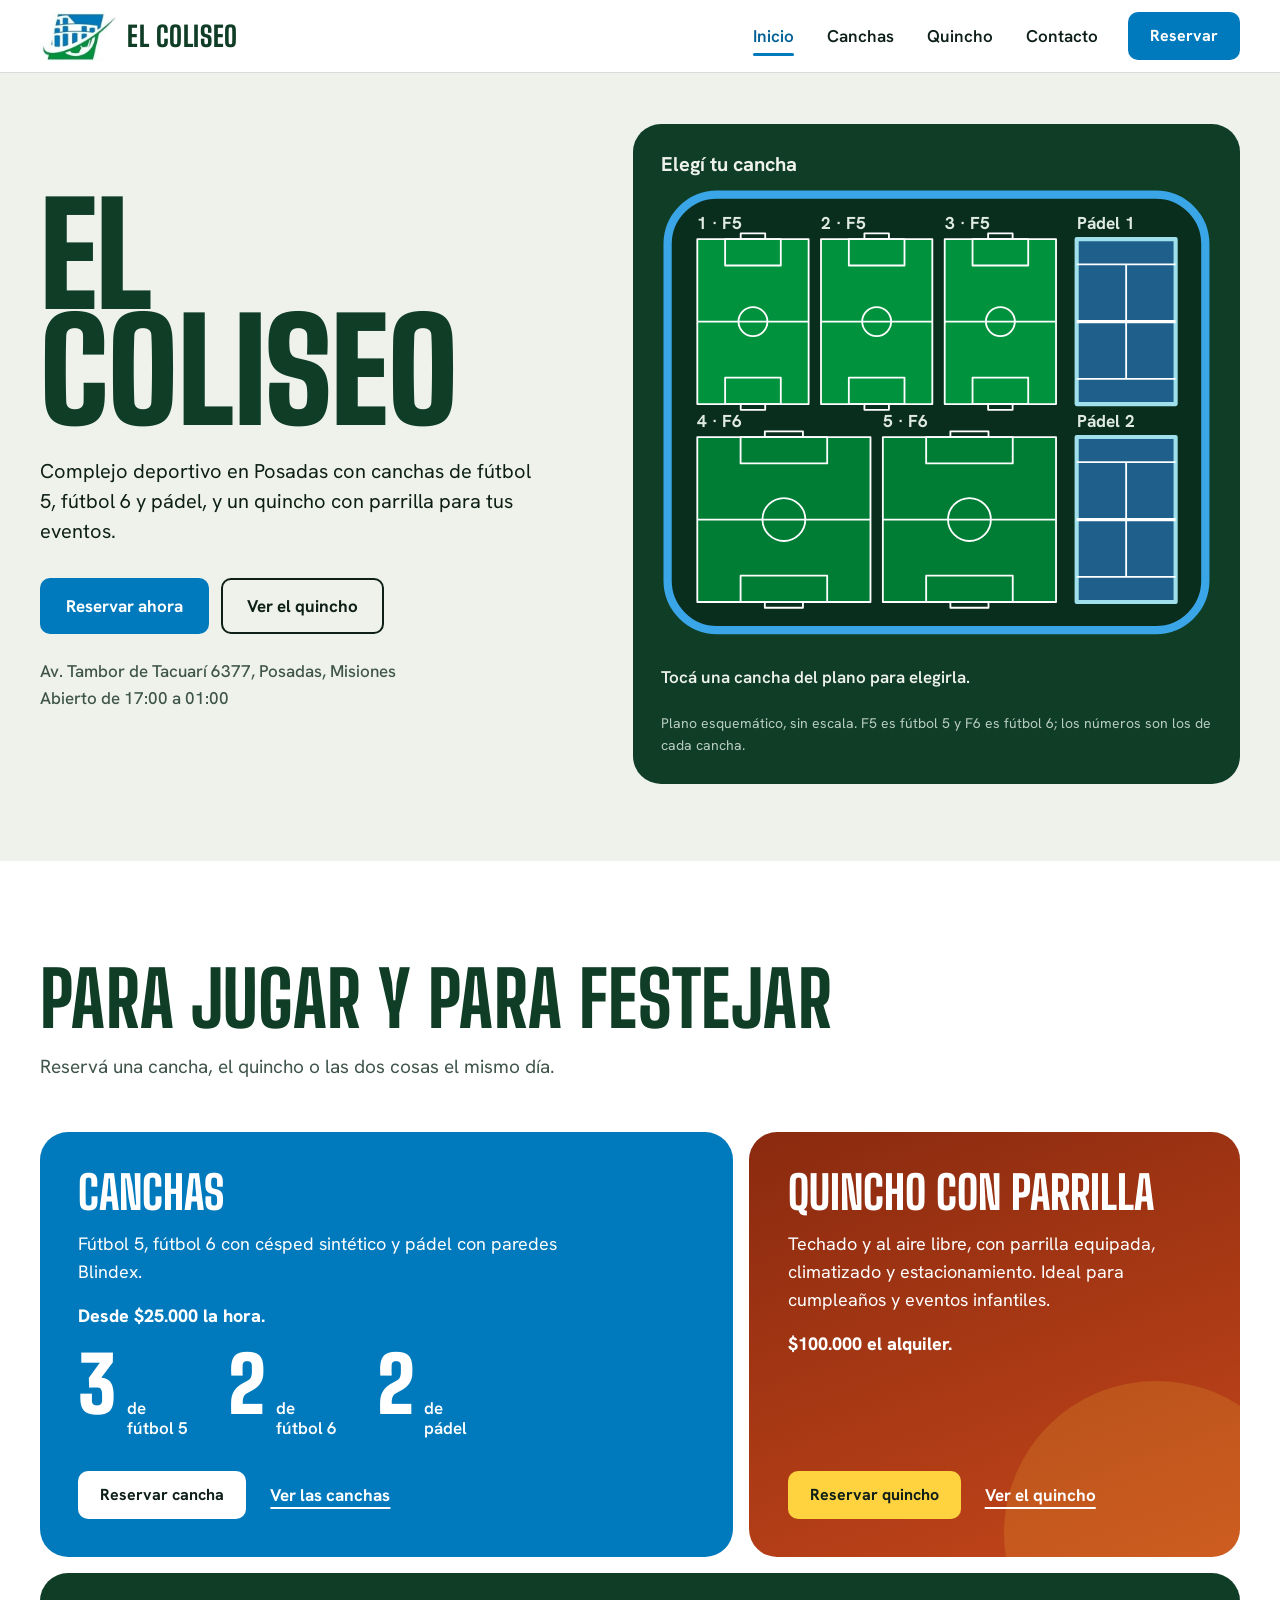
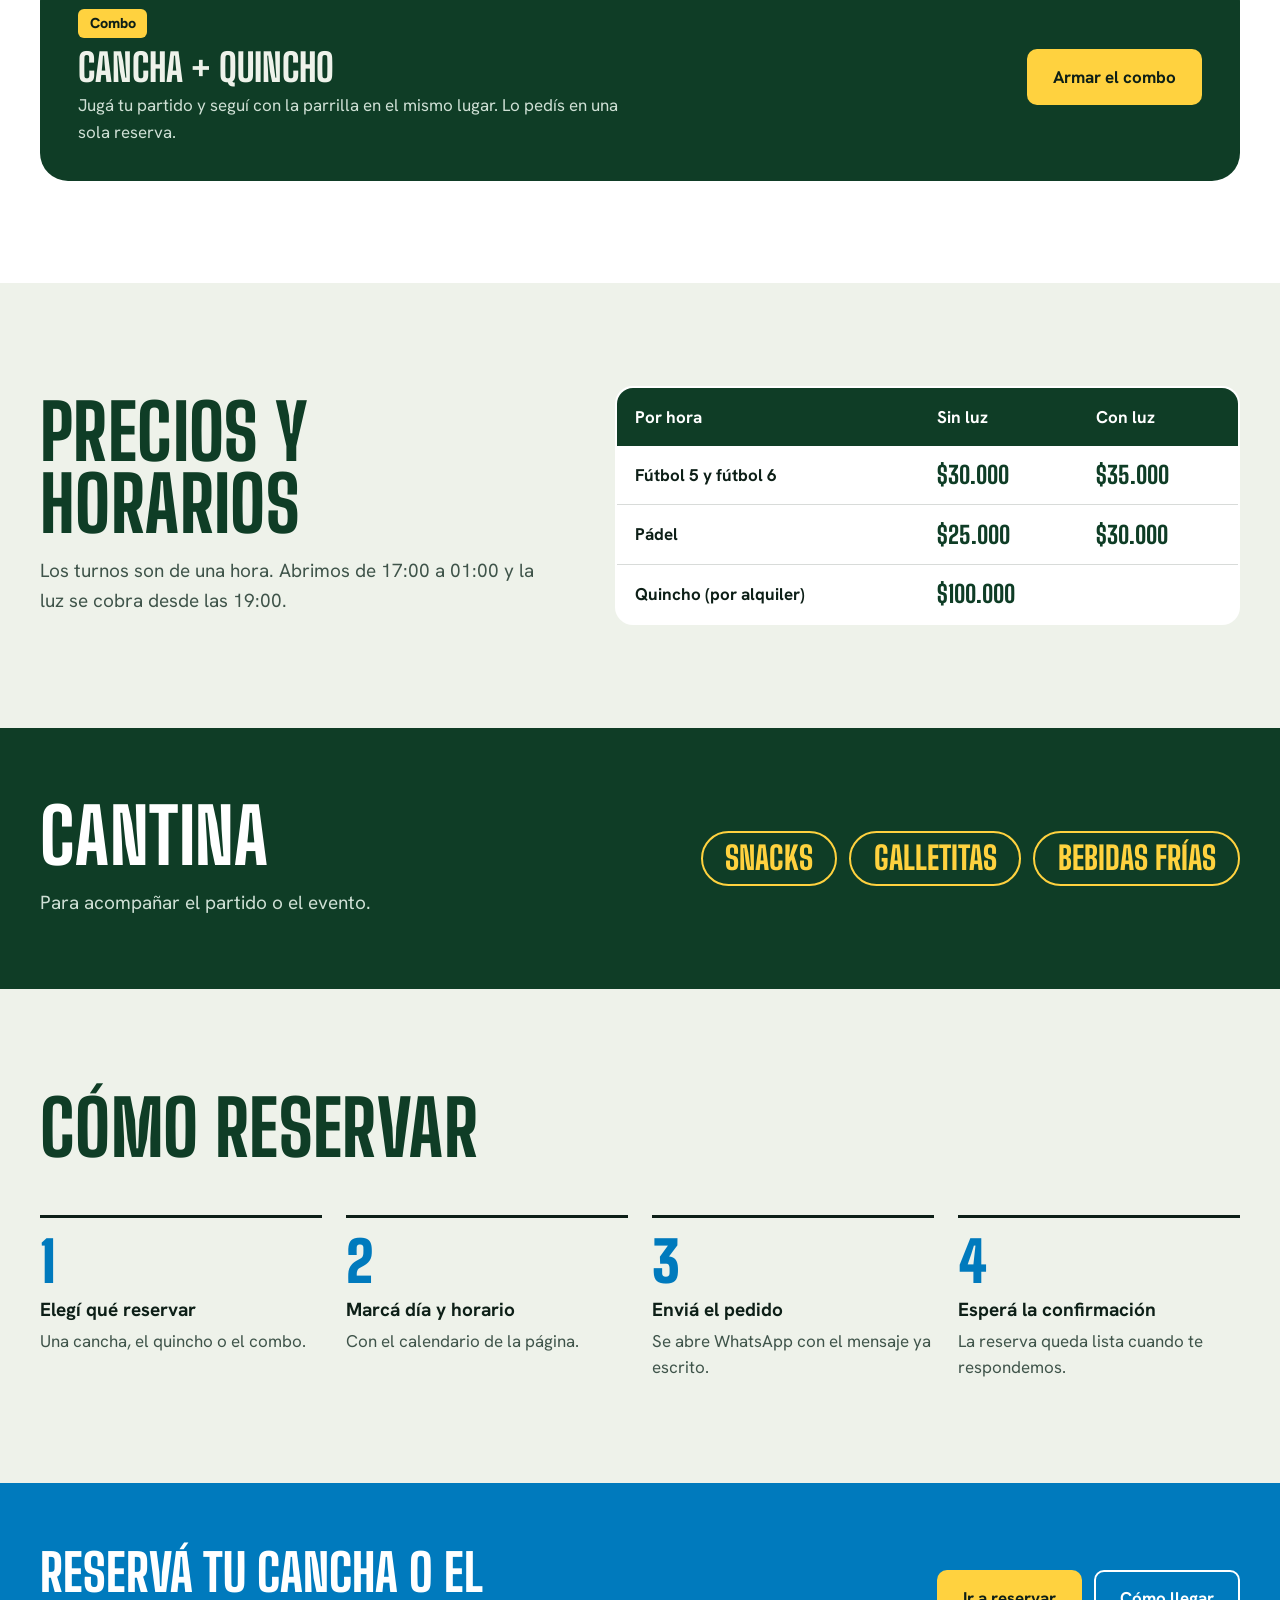
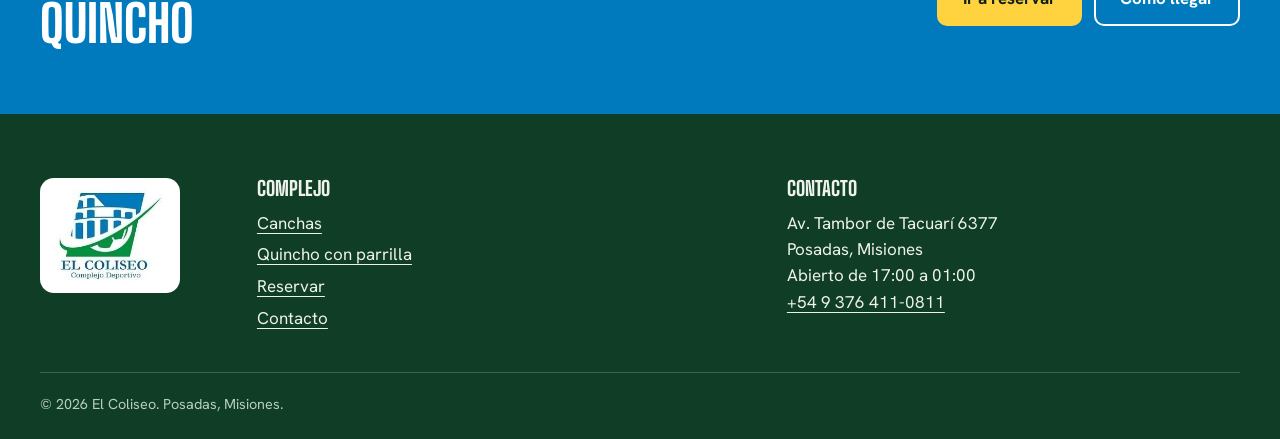
<file: index.html>
<!doctype html>
<html lang="es-AR">
<head>
  <meta charset="utf-8">
  <meta name="viewport" content="width=device-width, initial-scale=1">
  <title>El Coliseo | Canchas de fútbol, pádel y quincho en Posadas</title>
  <meta name="description" content="Complejo deportivo en Posadas, Misiones: canchas de fútbol 5, fútbol 6 y pádel Blindex, y quincho con parrilla para eventos. Reservá online.">
  <meta name="theme-color" content="#007abd">
  <meta property="og:type" content="website">
  <meta property="og:locale" content="es_AR">
  <meta property="og:title" content="El Coliseo | Canchas y quincho en Posadas">
  <meta property="og:description" content="Fútbol 5, fútbol 6, pádel y quincho con parrilla. Av. Tambor de Tacuarí 6377, Posadas.">
  <meta property="og:image" content="assets/logo-completo.png">
  <link rel="icon" type="image/png" href="assets/favicon.png">
  <link rel="preconnect" href="https://fonts.googleapis.com">
  <link rel="preconnect" href="https://fonts.gstatic.com" crossorigin>
  <link href="https://fonts.googleapis.com/css2?family=Big+Shoulders+Display:wght@700;800;900&family=Hanken+Grotesk:wght@400;500;600;700;800&display=swap" rel="stylesheet">
  <link rel="stylesheet" href="styles.css">
  <script type="application/ld+json">
  {
    "@context": "https://schema.org",
    "@type": "SportsActivityLocation",
    "name": "El Coliseo",
    "description": "Complejo deportivo con canchas de fútbol 5, fútbol 6 con césped sintético, pádel Blindex y quincho con parrilla.",
    "telephone": "+5493764110811",
    "address": {
      "@type": "PostalAddress",
      "streetAddress": "Av. Tambor de Tacuarí 6377",
      "addressLocality": "Posadas",
      "addressRegion": "Misiones",
      "postalCode": "3300",
      "addressCountry": "AR"
    }
  }
  </script>
</head>
<body data-page="inicio">
  <a class="skip" href="#contenido">Saltar al contenido</a>

  <header class="site-header">
    <div class="wrap bar">
      <a class="brand" href="index.html" aria-label="El Coliseo, inicio">
        <img class="brand-mark" src="assets/logo-icono.png" width="214" height="138" alt="">
        <span>El Coliseo</span>
      </a>
      <nav class="nav" id="nav" aria-label="Principal">
        <a href="index.html" data-nav="inicio">Inicio</a>
        <a href="canchas.html" data-nav="canchas">Canchas</a>
        <a href="quincho.html" data-nav="quincho">Quincho</a>
        <a href="contacto.html" data-nav="contacto">Contacto</a>
      </nav>
      <a class="btn btn-primary bar-cta" href="reservar.html">Reservar</a>
      <button class="menu-toggle" type="button" aria-expanded="false" aria-controls="nav" aria-label="Abrir menú"><span></span></button>
    </div>
  </header>

  <main id="contenido">
    <section class="hero" id="inicio">
      <div class="wrap hero-grid">
        <div class="hero-copy">
          <h1 class="wordmark">El<br>Coliseo</h1>
          <p class="lede">Complejo deportivo en Posadas con canchas de fútbol 5, fútbol 6 y pádel, y un quincho con parrilla para tus eventos.</p>
          <div class="actions">
            <a class="btn btn-primary btn-lg" href="reservar.html">Reservar ahora</a>
            <a class="btn btn-ghost btn-lg" href="quincho.html">Ver el quincho</a>
          </div>
          <p class="addr">Av. Tambor de Tacuarí 6377, Posadas, Misiones<br>Abierto de 17:00 a 01:00</p>
        </div>

        <figure class="plan-card" aria-labelledby="plan-title">
          <h2 id="plan-title" class="plan-title">Elegí tu cancha</h2>
          <svg id="plan" class="plan-svg" viewBox="-14 -12 668 544" role="group" aria-label="Plano del complejo con las 7 canchas"></svg>
          <div class="plan-foot">
            <p id="plan-status" class="plan-status" aria-live="polite">Tocá una cancha del plano para elegirla.</p>
            <a id="plan-go" class="btn btn-sun" href="reservar.html" hidden>Elegir día y horario</a>
          </div>
          <figcaption class="plan-note">Plano esquemático, sin escala. F5 es fútbol 5 y F6 es fútbol 6; los números son los de cada cancha.</figcaption>
        </figure>
      </div>
    </section>

    <section class="services" aria-labelledby="servicios-title">
      <div class="wrap">
        <div class="section-head">
          <h2 id="servicios-title" class="section-title">Para jugar y para festejar</h2>
          <p class="section-lede">Reservá una cancha, el quincho o las dos cosas el mismo día.</p>
        </div>

        <div class="svc-grid">
          <article class="svc svc--canchas">
            <h3>Canchas</h3>
            <p>Fútbol 5, fútbol 6 con césped sintético y pádel con paredes Blindex.</p>
            <p class="svc-price">Desde $25.000 la hora.</p>
            <ul class="svc-counts">
              <li><strong>3</strong><span>de<br>fútbol 5</span></li>
              <li><strong>2</strong><span>de<br>fútbol 6</span></li>
              <li><strong>2</strong><span>de<br>pádel</span></li>
            </ul>
            <div class="svc-actions">
              <a class="btn btn-light" href="reservar.html?tipo=cancha">Reservar cancha</a>
              <a class="text-link" href="canchas.html">Ver las canchas</a>
            </div>
          </article>

          <article class="svc svc--quincho">
            <h3>Quincho con parrilla</h3>
            <p>Techado y al aire libre, con parrilla equipada, climatizado y estacionamiento. Ideal para cumpleaños y eventos infantiles.</p>
            <p class="svc-price">$100.000 el alquiler.</p>
            <div class="svc-actions">
              <a class="btn btn-sun" href="reservar.html?tipo=quincho">Reservar quincho</a>
              <a class="text-link" href="quincho.html">Ver el quincho</a>
            </div>
          </article>

          <aside class="combo-band" aria-label="Combo">
            <div>
              <span class="combo-tag">Combo</span>
              <h3>Cancha + quincho</h3>
              <p>Jugá tu partido y seguí con la parrilla en el mismo lugar. Lo pedís en una sola reserva.</p>
            </div>
            <a class="btn btn-sun btn-lg" href="reservar.html?tipo=combo">Armar el combo</a>
          </aside>
        </div>
      </div>
    </section>

    <section class="prices" id="precios" aria-labelledby="precios-title">
      <div class="wrap prices-grid">
        <div>
          <h2 id="precios-title" class="section-title">Precios y horarios</h2>
          <p class="section-lede">Los turnos son de una hora. Abrimos de 17:00 a 01:00 y la luz se cobra desde las 19:00.</p>
        </div>
        <table class="price-table">
          <caption class="sr-only">Precios por hora de las canchas y del quincho</caption>
          <thead>
            <tr><th scope="col">Por hora</th><th scope="col">Sin luz</th><th scope="col">Con luz</th></tr>
          </thead>
          <tbody>
            <tr><th scope="row">Fútbol 5 y fútbol 6</th><td>$30.000</td><td>$35.000</td></tr>
            <tr><th scope="row">Pádel</th><td>$25.000</td><td>$30.000</td></tr>
            <tr><th scope="row">Quincho (por alquiler)</th><td colspan="2">$100.000</td></tr>
          </tbody>
        </table>
      </div>
    </section>

    <section class="cantina" id="cantina" aria-labelledby="cantina-title">
      <div class="wrap cantina-inner">
        <div>
          <h2 id="cantina-title" class="section-title">Cantina</h2>
          <p class="section-lede">Para acompañar el partido o el evento.</p>
        </div>
        <ul class="cantina-list">
          <li>Snacks</li>
          <li>Galletitas</li>
          <li>Bebidas frías</li>
        </ul>
      </div>
    </section>

    <section class="how" aria-labelledby="como-title">
      <div class="wrap">
        <div class="section-head">
          <h2 id="como-title" class="section-title">Cómo reservar</h2>
        </div>
        <ol class="how-steps">
          <li><strong>Elegí qué reservar</strong><p>Una cancha, el quincho o el combo.</p></li>
          <li><strong>Marcá día y horario</strong><p>Con el calendario de la página.</p></li>
          <li><strong>Enviá el pedido</strong><p>Se abre WhatsApp con el mensaje ya escrito.</p></li>
          <li><strong>Esperá la confirmación</strong><p>La reserva queda lista cuando te respondemos.</p></li>
        </ol>
      </div>
    </section>

    <section class="cta-band" aria-labelledby="cta-title">
      <div class="wrap cta-inner">
        <h2 id="cta-title">Reservá tu cancha o el quincho</h2>
        <div class="cta-actions">
          <a class="btn btn-sun btn-lg" href="reservar.html">Ir a reservar</a>
          <a class="btn btn-outline-light btn-lg" href="contacto.html">Cómo llegar</a>
        </div>
      </div>
    </section>
  </main>

  <footer class="site-footer">
    <div class="wrap foot-grid">
      <p class="foot-brand"><img src="assets/logo-completo.png" width="218" height="188" alt="El Coliseo, complejo deportivo"></p>
      <div>
        <p class="foot-title">Complejo</p>
        <ul>
          <li><a href="canchas.html">Canchas</a></li>
          <li><a href="quincho.html">Quincho con parrilla</a></li>
          <li><a href="reservar.html">Reservar</a></li>
          <li><a href="contacto.html">Contacto</a></li>
        </ul>
      </div>
      <div>
        <p class="foot-title">Contacto</p>
        <address>Av. Tambor de Tacuarí 6377<br>Posadas, Misiones</address>
        <p>Abierto de 17:00 a 01:00</p>
        <p><a data-wa href="https://wa.me/5493764110811">+54 9 376 411-0811</a></p>
      </div>
    </div>
    <div class="wrap foot-base"><p>© 2026 El Coliseo. Posadas, Misiones.</p></div>
  </footer>

  <script src="js/common.js"></script>
  <script src="js/home.js"></script>
</body>
</html>
</file>
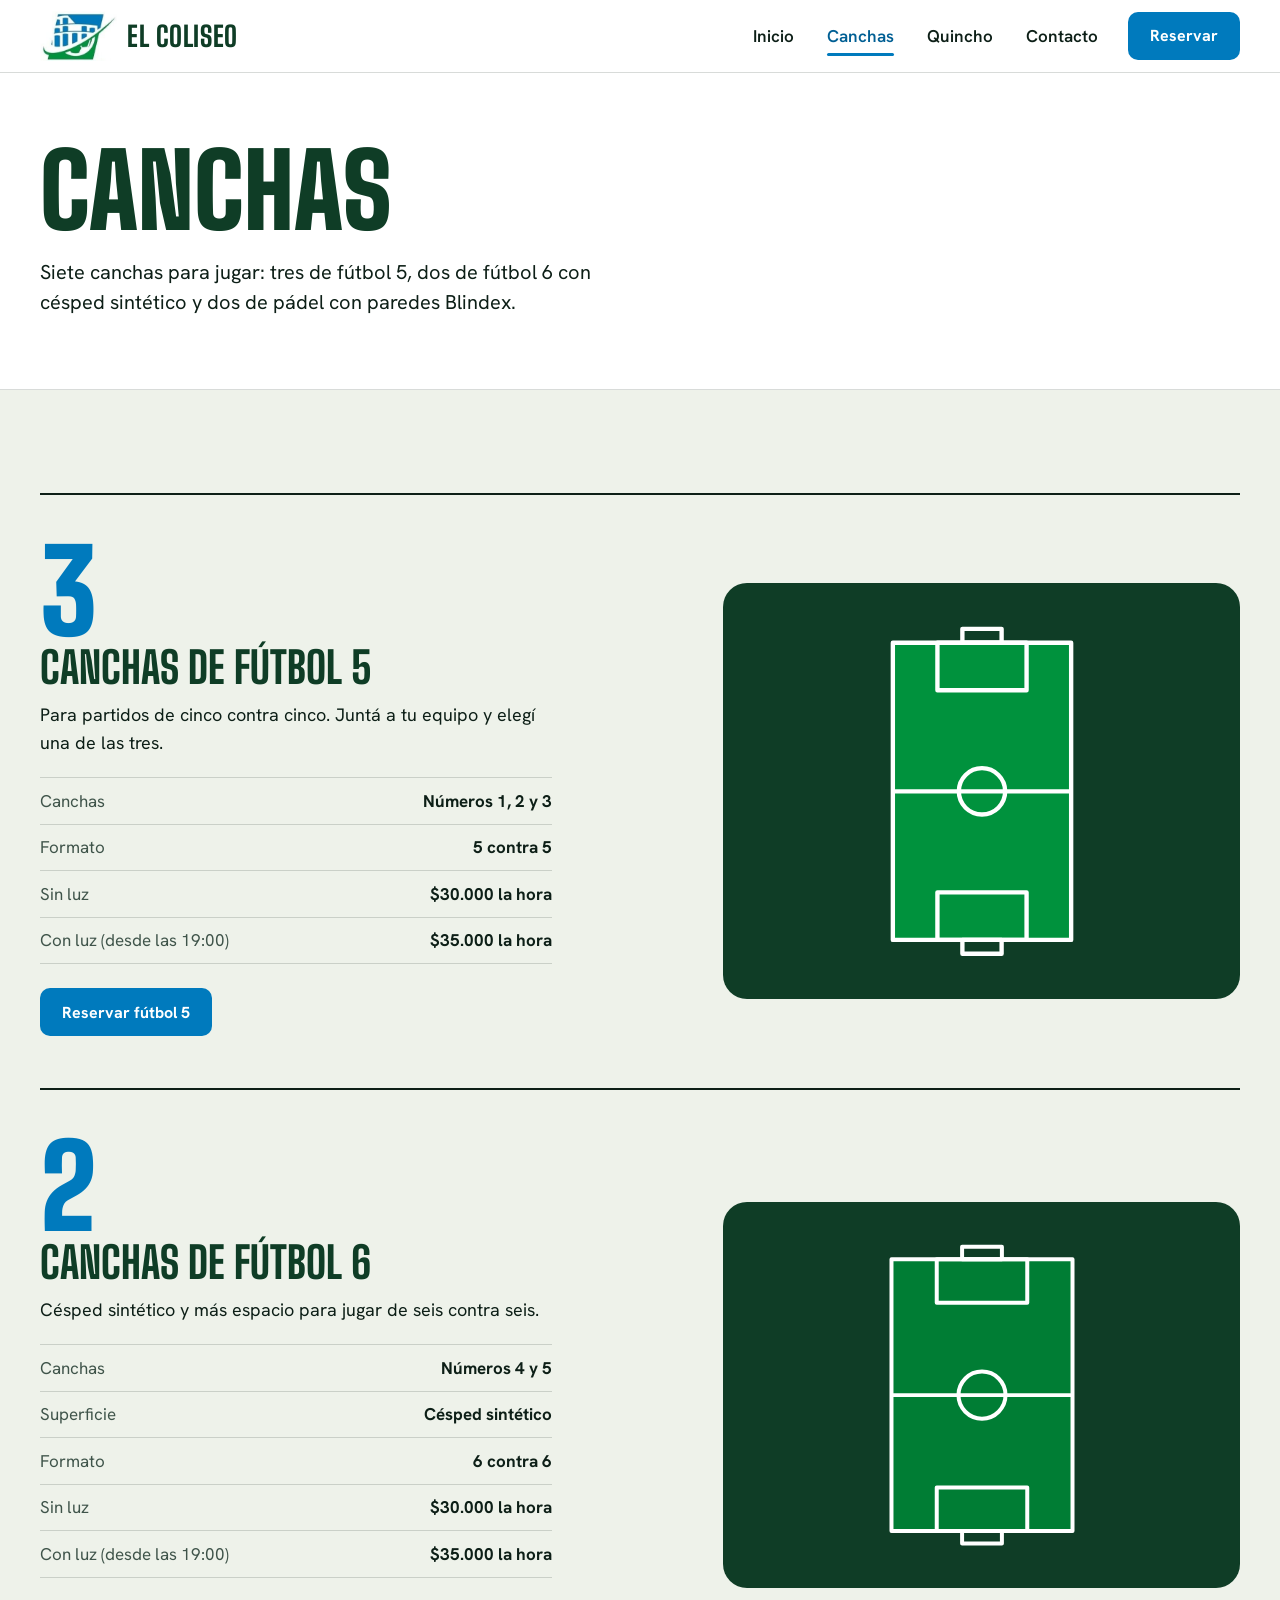
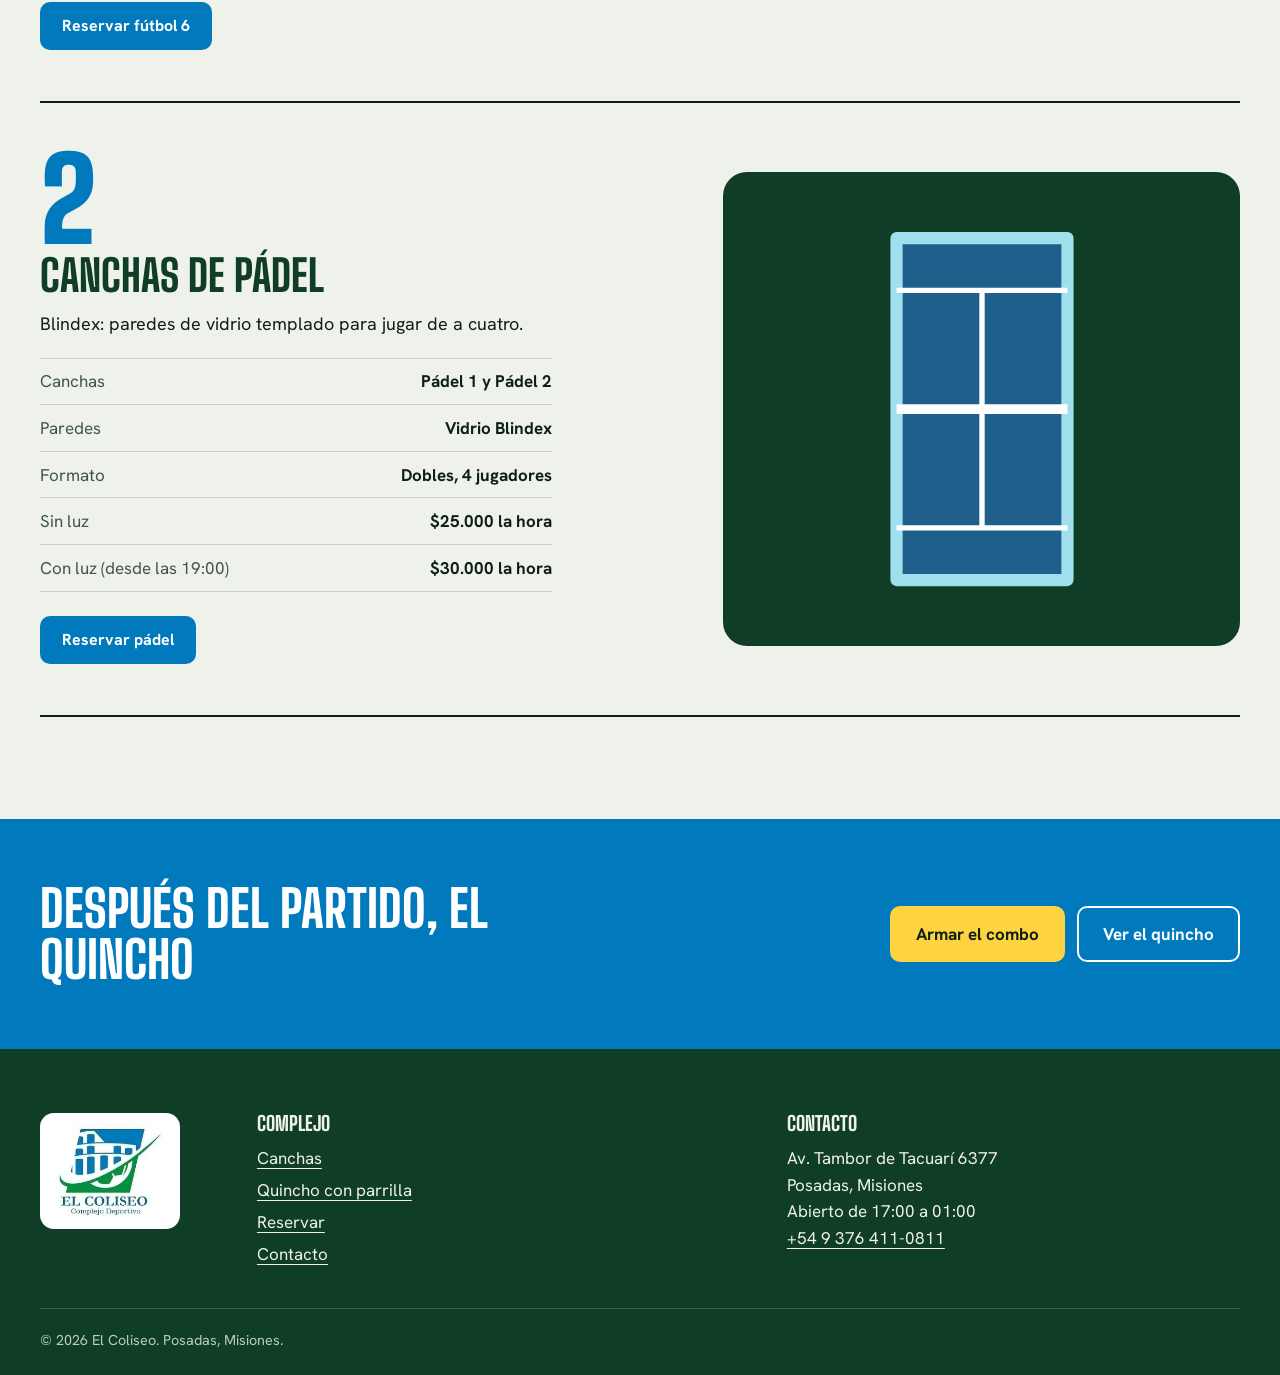
<file: canchas.html>
<!doctype html>
<html lang="es-AR">
<head>
  <meta charset="utf-8">
  <meta name="viewport" content="width=device-width, initial-scale=1">
  <title>Canchas de fútbol 5, fútbol 6 y pádel | El Coliseo, Posadas</title>
  <meta name="description" content="3 canchas de fútbol 5, 2 de fútbol 6 con césped sintético y 2 de pádel Blindex en Posadas, Misiones. Reservá tu cancha online.">
  <meta name="theme-color" content="#007abd">
  <meta property="og:type" content="website">
  <meta property="og:locale" content="es_AR">
  <meta property="og:title" content="Canchas | El Coliseo">
  <meta property="og:description" content="Fútbol 5, fútbol 6 con césped sintético y pádel Blindex en Posadas.">
  <meta property="og:image" content="assets/logo-completo.png">
  <link rel="icon" type="image/png" href="assets/favicon.png">
  <link rel="preconnect" href="https://fonts.googleapis.com">
  <link rel="preconnect" href="https://fonts.gstatic.com" crossorigin>
  <link href="https://fonts.googleapis.com/css2?family=Big+Shoulders+Display:wght@700;800;900&family=Hanken+Grotesk:wght@400;500;600;700;800&display=swap" rel="stylesheet">
  <link rel="stylesheet" href="styles.css">
</head>
<body data-page="canchas">
  <a class="skip" href="#contenido">Saltar al contenido</a>

  <header class="site-header">
    <div class="wrap bar">
      <a class="brand" href="index.html" aria-label="El Coliseo, inicio">
        <img class="brand-mark" src="assets/logo-icono.png" width="214" height="138" alt="">
        <span>El Coliseo</span>
      </a>
      <nav class="nav" id="nav" aria-label="Principal">
        <a href="index.html" data-nav="inicio">Inicio</a>
        <a href="canchas.html" data-nav="canchas">Canchas</a>
        <a href="quincho.html" data-nav="quincho">Quincho</a>
        <a href="contacto.html" data-nav="contacto">Contacto</a>
      </nav>
      <a class="btn btn-primary bar-cta" href="reservar.html">Reservar</a>
      <button class="menu-toggle" type="button" aria-expanded="false" aria-controls="nav" aria-label="Abrir menú"><span></span></button>
    </div>
  </header>

  <main id="contenido">
    <section class="page-hero">
      <div class="wrap">
        <h1>Canchas</h1>
        <p class="lede">Siete canchas para jugar: tres de fútbol 5, dos de fútbol 6 con césped sintético y dos de pádel con paredes Blindex.</p>
      </div>
    </section>

    <section class="sports" aria-label="Detalle de las canchas">
      <div class="wrap">
        <article class="sport">
          <div>
            <p class="sport-count">3</p>
            <h2>Canchas de fútbol 5</h2>
            <p class="sport-desc">Para partidos de cinco contra cinco. Juntá a tu equipo y elegí una de las tres.</p>
            <dl class="specs">
              <div><dt>Canchas</dt><dd>Números 1, 2 y 3</dd></div>
              <div><dt>Formato</dt><dd>5 contra 5</dd></div>
              <div><dt>Sin luz</dt><dd>$30.000 la hora</dd></div>
              <div><dt>Con luz (desde las 19:00)</dt><dd>$35.000 la hora</dd></div>
            </dl>
            <a class="btn btn-primary" href="reservar.html?tipo=cancha&amp;deporte=f5">Reservar fútbol 5</a>
          </div>
          <div class="sport-art"><svg class="court-art" data-icon="f5" aria-hidden="true"></svg></div>
        </article>

        <article class="sport">
          <div>
            <p class="sport-count">2</p>
            <h2>Canchas de fútbol 6</h2>
            <p class="sport-desc">Césped sintético y más espacio para jugar de seis contra seis.</p>
            <dl class="specs">
              <div><dt>Canchas</dt><dd>Números 4 y 5</dd></div>
              <div><dt>Superficie</dt><dd>Césped sintético</dd></div>
              <div><dt>Formato</dt><dd>6 contra 6</dd></div>
              <div><dt>Sin luz</dt><dd>$30.000 la hora</dd></div>
              <div><dt>Con luz (desde las 19:00)</dt><dd>$35.000 la hora</dd></div>
            </dl>
            <a class="btn btn-primary" href="reservar.html?tipo=cancha&amp;deporte=f6">Reservar fútbol 6</a>
          </div>
          <div class="sport-art"><svg class="court-art" data-icon="f6" aria-hidden="true"></svg></div>
        </article>

        <article class="sport">
          <div>
            <p class="sport-count">2</p>
            <h2>Canchas de pádel</h2>
            <p class="sport-desc">Blindex: paredes de vidrio templado para jugar de a cuatro.</p>
            <dl class="specs">
              <div><dt>Canchas</dt><dd>Pádel 1 y Pádel 2</dd></div>
              <div><dt>Paredes</dt><dd>Vidrio Blindex</dd></div>
              <div><dt>Formato</dt><dd>Dobles, 4 jugadores</dd></div>
              <div><dt>Sin luz</dt><dd>$25.000 la hora</dd></div>
              <div><dt>Con luz (desde las 19:00)</dt><dd>$30.000 la hora</dd></div>
            </dl>
            <a class="btn btn-primary" href="reservar.html?tipo=cancha&amp;deporte=padel">Reservar pádel</a>
          </div>
          <div class="sport-art"><svg class="court-art" data-icon="padel" aria-hidden="true"></svg></div>
        </article>
      </div>
    </section>

    <section class="cta-band" aria-labelledby="cta-title">
      <div class="wrap cta-inner">
        <h2 id="cta-title">Después del partido, el quincho</h2>
        <div class="cta-actions">
          <a class="btn btn-sun btn-lg" href="reservar.html?tipo=combo">Armar el combo</a>
          <a class="btn btn-outline-light btn-lg" href="quincho.html">Ver el quincho</a>
        </div>
      </div>
    </section>
  </main>

  <footer class="site-footer">
    <div class="wrap foot-grid">
      <p class="foot-brand"><img src="assets/logo-completo.png" width="218" height="188" alt="El Coliseo, complejo deportivo"></p>
      <div>
        <p class="foot-title">Complejo</p>
        <ul>
          <li><a href="canchas.html">Canchas</a></li>
          <li><a href="quincho.html">Quincho con parrilla</a></li>
          <li><a href="reservar.html">Reservar</a></li>
          <li><a href="contacto.html">Contacto</a></li>
        </ul>
      </div>
      <div>
        <p class="foot-title">Contacto</p>
        <address>Av. Tambor de Tacuarí 6377<br>Posadas, Misiones</address>
        <p>Abierto de 17:00 a 01:00</p>
        <p><a data-wa href="https://wa.me/5493764110811">+54 9 376 411-0811</a></p>
      </div>
    </div>
    <div class="wrap foot-base"><p>© 2026 El Coliseo. Posadas, Misiones.</p></div>
  </footer>

  <script src="js/common.js"></script>
</body>
</html>
</file>
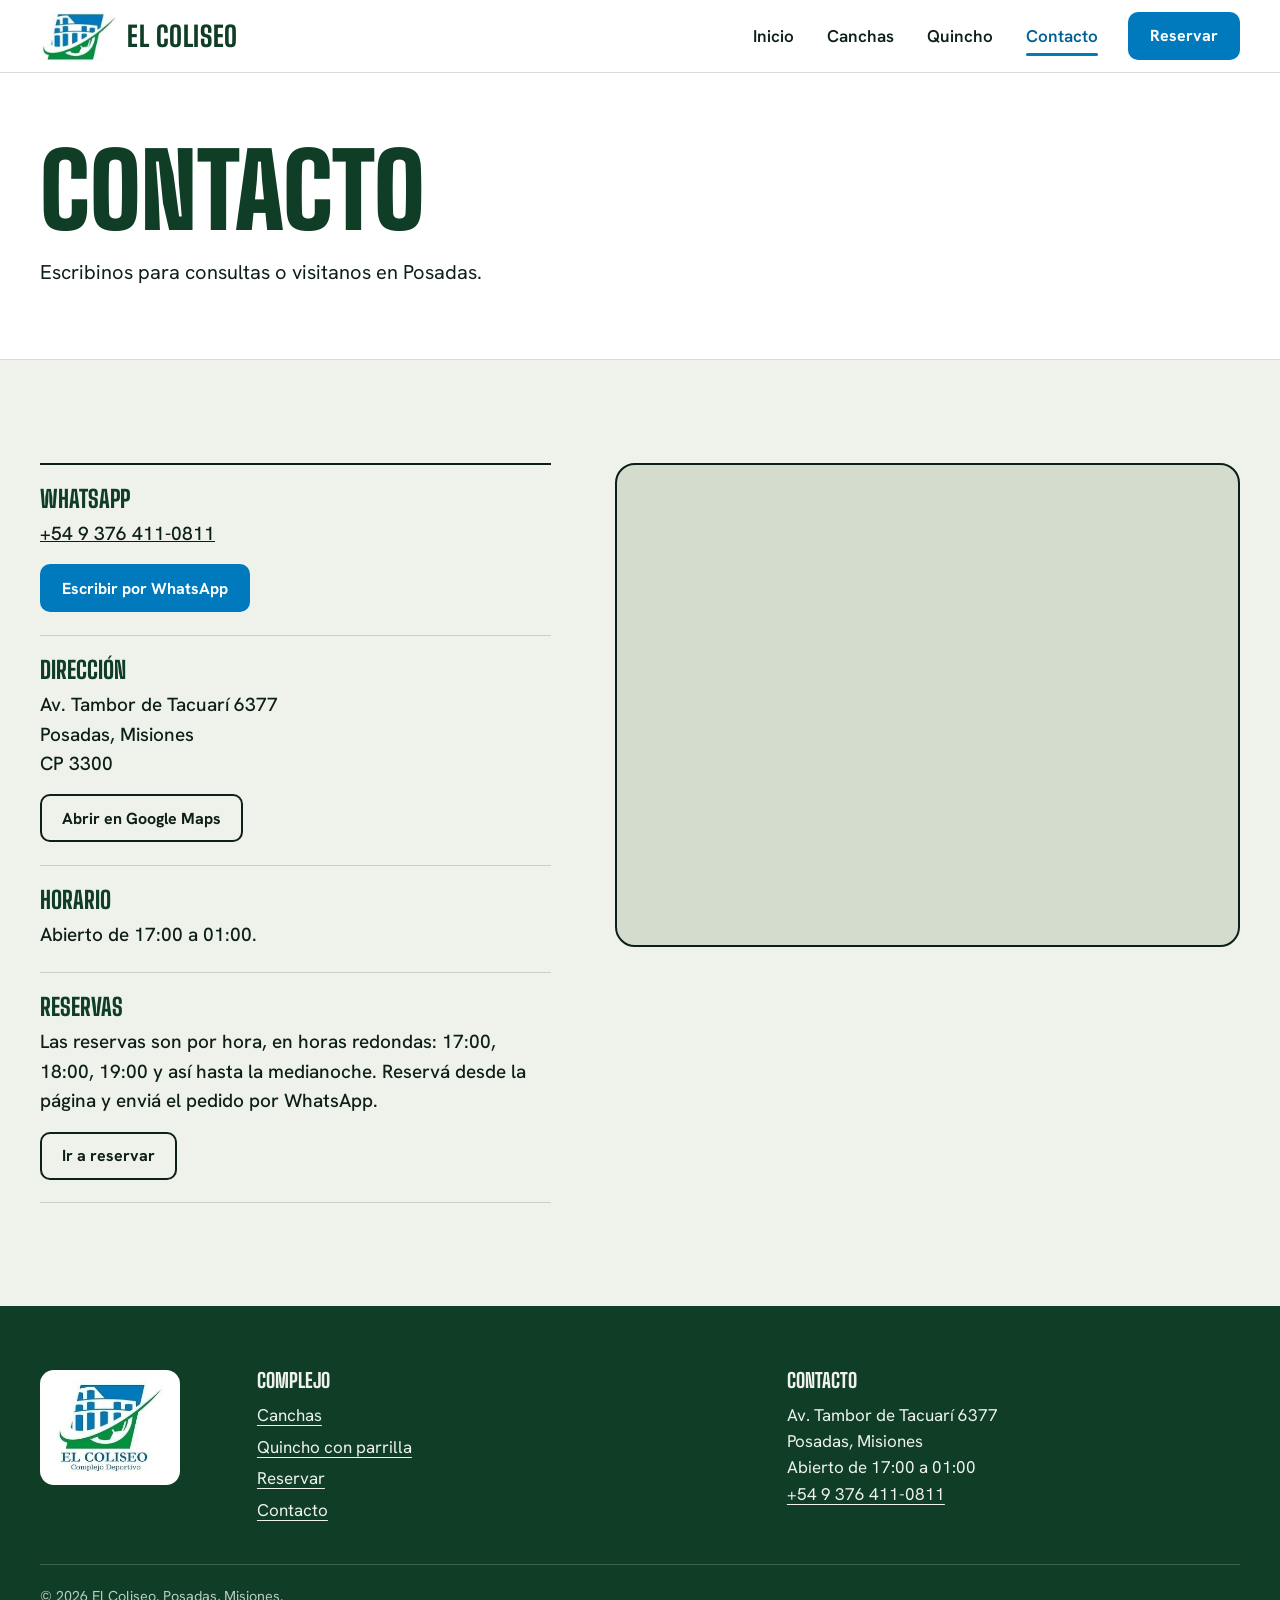
<file: contacto.html>
<!doctype html>
<html lang="es-AR">
<head>
  <meta charset="utf-8">
  <meta name="viewport" content="width=device-width, initial-scale=1">
  <title>Contacto y ubicación | El Coliseo, Posadas</title>
  <meta name="description" content="Av. Tambor de Tacuarí 6377, Posadas, Misiones. Escribinos por WhatsApp al +54 9 376 411-0811 para consultas y reservas.">
  <meta name="theme-color" content="#007abd">
  <meta property="og:type" content="website">
  <meta property="og:locale" content="es_AR">
  <meta property="og:title" content="Contacto | El Coliseo">
  <meta property="og:description" content="Av. Tambor de Tacuarí 6377, Posadas. WhatsApp +54 9 376 411-0811.">
  <meta property="og:image" content="assets/logo-completo.png">
  <link rel="icon" type="image/png" href="assets/favicon.png">
  <link rel="preconnect" href="https://fonts.googleapis.com">
  <link rel="preconnect" href="https://fonts.gstatic.com" crossorigin>
  <link href="https://fonts.googleapis.com/css2?family=Big+Shoulders+Display:wght@700;800;900&family=Hanken+Grotesk:wght@400;500;600;700;800&display=swap" rel="stylesheet">
  <link rel="stylesheet" href="styles.css">
</head>
<body data-page="contacto">
  <a class="skip" href="#contenido">Saltar al contenido</a>

  <header class="site-header">
    <div class="wrap bar">
      <a class="brand" href="index.html" aria-label="El Coliseo, inicio">
        <img class="brand-mark" src="assets/logo-icono.png" width="214" height="138" alt="">
        <span>El Coliseo</span>
      </a>
      <nav class="nav" id="nav" aria-label="Principal">
        <a href="index.html" data-nav="inicio">Inicio</a>
        <a href="canchas.html" data-nav="canchas">Canchas</a>
        <a href="quincho.html" data-nav="quincho">Quincho</a>
        <a href="contacto.html" data-nav="contacto">Contacto</a>
      </nav>
      <a class="btn btn-primary bar-cta" href="reservar.html">Reservar</a>
      <button class="menu-toggle" type="button" aria-expanded="false" aria-controls="nav" aria-label="Abrir menú"><span></span></button>
    </div>
  </header>

  <main id="contenido">
    <section class="page-hero">
      <div class="wrap">
        <h1>Contacto</h1>
        <p class="lede">Escribinos para consultas o visitanos en Posadas.</p>
      </div>
    </section>

    <section class="contact" aria-label="Datos de contacto y mapa">
      <div class="wrap contact-grid">
        <div class="info-list">
          <div class="info-item">
            <h2>WhatsApp</h2>
            <p><a href="https://wa.me/5493764110811" data-wa>+54 9 376 411-0811</a></p>
            <a class="btn btn-primary" data-wa="Hola, quiero hacer una consulta." href="https://wa.me/5493764110811">Escribir por WhatsApp</a>
          </div>
          <div class="info-item">
            <h2>Dirección</h2>
            <address>Av. Tambor de Tacuarí 6377<br>Posadas, Misiones<br>CP 3300</address>
            <a class="btn btn-ghost" href="https://www.google.com/maps/search/?api=1&amp;query=Av.+Tambor+de+Tacuar%C3%AD+6377+Posadas+Misiones" target="_blank" rel="noopener">Abrir en Google Maps</a>
          </div>
          <div class="info-item">
            <h2>Horario</h2>
            <p>Abierto de 17:00 a 01:00.</p>
          </div>
          <div class="info-item">
            <h2>Reservas</h2>
            <p>Las reservas son por hora, en horas redondas: 17:00, 18:00, 19:00 y así hasta la medianoche. Reservá desde la página y enviá el pedido por WhatsApp.</p>
            <a class="btn btn-ghost" href="reservar.html">Ir a reservar</a>
          </div>
        </div>

        <div class="map">
          <iframe title="Mapa con la ubicación de El Coliseo" loading="lazy" referrerpolicy="no-referrer-when-downgrade"
            src="https://www.google.com/maps?q=Av.+Tambor+de+Tacuar%C3%AD+6377,+Posadas,+Misiones&amp;output=embed"></iframe>
        </div>
      </div>
    </section>
  </main>

  <footer class="site-footer">
    <div class="wrap foot-grid">
      <p class="foot-brand"><img src="assets/logo-completo.png" width="218" height="188" alt="El Coliseo, complejo deportivo"></p>
      <div>
        <p class="foot-title">Complejo</p>
        <ul>
          <li><a href="canchas.html">Canchas</a></li>
          <li><a href="quincho.html">Quincho con parrilla</a></li>
          <li><a href="reservar.html">Reservar</a></li>
          <li><a href="contacto.html">Contacto</a></li>
        </ul>
      </div>
      <div>
        <p class="foot-title">Contacto</p>
        <address>Av. Tambor de Tacuarí 6377<br>Posadas, Misiones</address>
        <p>Abierto de 17:00 a 01:00</p>
        <p><a data-wa href="https://wa.me/5493764110811">+54 9 376 411-0811</a></p>
      </div>
    </div>
    <div class="wrap foot-base"><p>© 2026 El Coliseo. Posadas, Misiones.</p></div>
  </footer>

  <script src="js/common.js"></script>
</body>
</html>
</file>
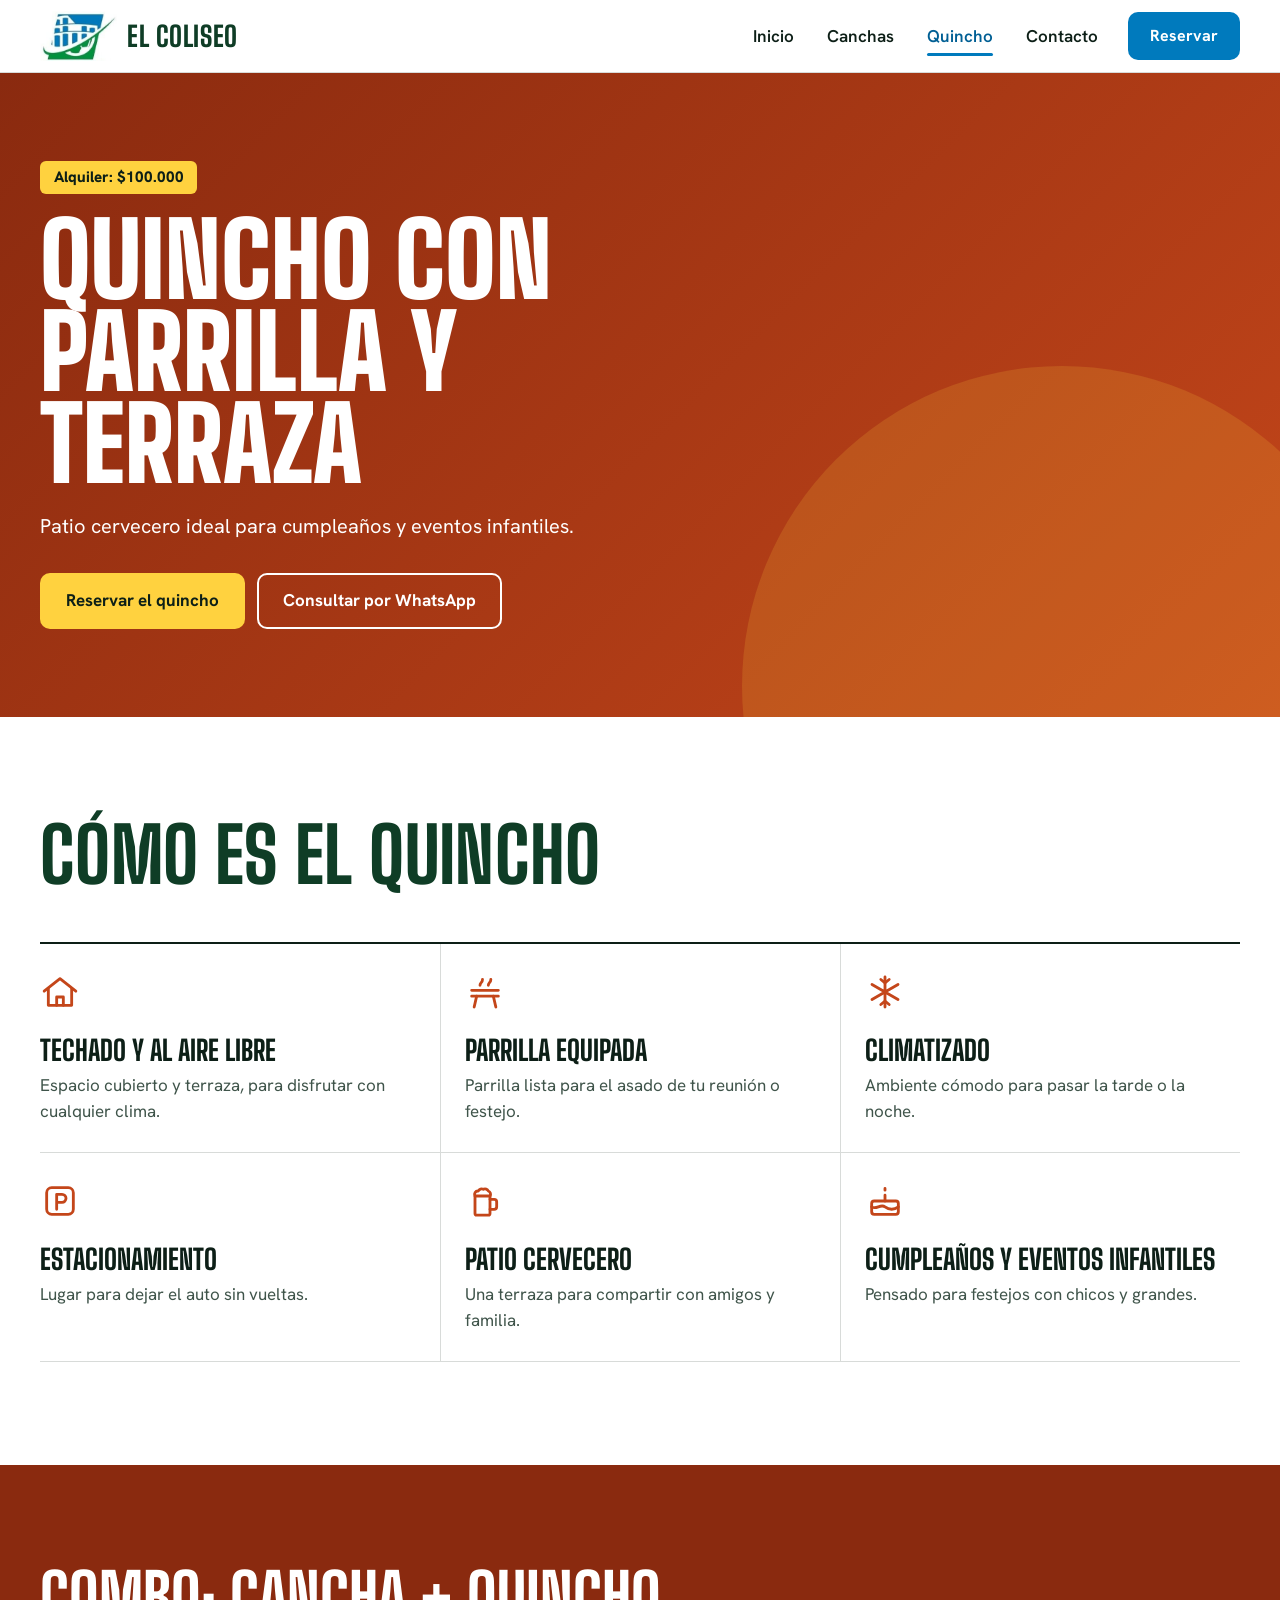
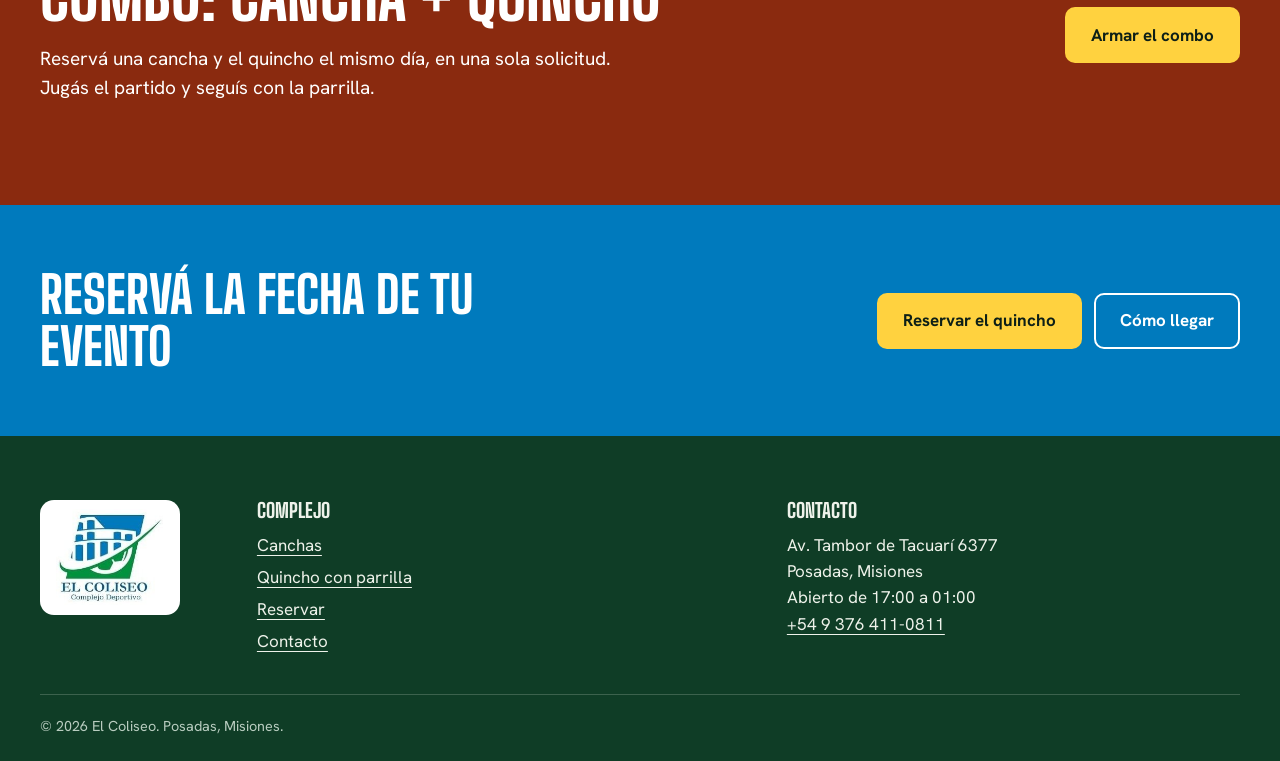
<file: quincho.html>
<!doctype html>
<html lang="es-AR">
<head>
  <meta charset="utf-8">
  <meta name="viewport" content="width=device-width, initial-scale=1">
  <title>Alquiler de quincho con parrilla y terraza | El Coliseo, Posadas</title>
  <meta name="description" content="Alquilá el quincho con parrilla y terraza de El Coliseo en Posadas: techado y al aire libre, parrilla equipada, climatizado y con estacionamiento. Ideal para cumpleaños y eventos infantiles.">
  <meta name="theme-color" content="#8a2a0f">
  <meta property="og:type" content="website">
  <meta property="og:locale" content="es_AR">
  <meta property="og:title" content="Quincho con parrilla y terraza | El Coliseo">
  <meta property="og:description" content="Patio cervecero para cumpleaños y eventos infantiles. Reservá online.">
  <meta property="og:image" content="assets/logo-completo.png">
  <link rel="icon" type="image/png" href="assets/favicon.png">
  <link rel="preconnect" href="https://fonts.googleapis.com">
  <link rel="preconnect" href="https://fonts.gstatic.com" crossorigin>
  <link href="https://fonts.googleapis.com/css2?family=Big+Shoulders+Display:wght@700;800;900&family=Hanken+Grotesk:wght@400;500;600;700;800&display=swap" rel="stylesheet">
  <link rel="stylesheet" href="styles.css">
</head>
<body data-page="quincho">
  <a class="skip" href="#contenido">Saltar al contenido</a>

  <header class="site-header">
    <div class="wrap bar">
      <a class="brand" href="index.html" aria-label="El Coliseo, inicio">
        <img class="brand-mark" src="assets/logo-icono.png" width="214" height="138" alt="">
        <span>El Coliseo</span>
      </a>
      <nav class="nav" id="nav" aria-label="Principal">
        <a href="index.html" data-nav="inicio">Inicio</a>
        <a href="canchas.html" data-nav="canchas">Canchas</a>
        <a href="quincho.html" data-nav="quincho">Quincho</a>
        <a href="contacto.html" data-nav="contacto">Contacto</a>
      </nav>
      <a class="btn btn-primary bar-cta" href="reservar.html">Reservar</a>
      <button class="menu-toggle" type="button" aria-expanded="false" aria-controls="nav" aria-label="Abrir menú"><span></span></button>
    </div>
  </header>

  <main id="contenido">
    <section class="page-hero page-hero--ember">
      <div class="wrap">
        <span class="chip-sun">Alquiler: $100.000</span>
        <h1>Quincho con parrilla y terraza</h1>
        <p class="lede">Patio cervecero ideal para cumpleaños y eventos infantiles.</p>
        <div class="actions">
          <a class="btn btn-sun btn-lg" href="reservar.html?tipo=quincho">Reservar el quincho</a>
          <a class="btn btn-outline-light btn-lg" data-wa="Hola, quiero consultar por el alquiler del quincho." href="https://wa.me/5493764110811">Consultar por WhatsApp</a>
        </div>
      </div>
    </section>

    <section class="features" aria-labelledby="como-es-title">
      <div class="wrap">
        <div class="section-head">
          <h2 id="como-es-title" class="section-title">Cómo es el quincho</h2>
        </div>

        <div class="feature-grid">
          <article class="feature">
            <svg viewBox="0 0 24 24" aria-hidden="true"><path d="M2.5 11.5 12 4l9.5 7.5"/><path d="M5 10v10h14V10"/><path d="M10 20v-5h4v5"/></svg>
            <h3>Techado y al aire libre</h3>
            <p>Espacio cubierto y terraza, para disfrutar con cualquier clima.</p>
          </article>
          <article class="feature">
            <svg viewBox="0 0 24 24" aria-hidden="true"><path d="M4 11h16M4 14.5h16"/><path d="M7 14.5 5.5 21M17 14.5l1.5 6.5"/><path d="M9 8c0-1.6 1.500-1.600 1.500-3.500M14 8c0-1.600 1.500-1.600 1.500-3.500"/></svg>
            <h3>Parrilla equipada</h3>
            <p>Parrilla lista para el asado de tu reunión o festejo.</p>
          </article>
          <article class="feature">
            <svg viewBox="0 0 24 24" aria-hidden="true"><path d="M12 3v18M4.2 7.5l15.6 9M19.800 7.500l-15.600 9"/><path d="M9.500 4.500 12 6.500l2.500-2M9.500 19.500 12 17.500l2.500 2"/></svg>
            <h3>Climatizado</h3>
            <p>Ambiente cómodo para pasar la tarde o la noche.</p>
          </article>
          <article class="feature">
            <svg viewBox="0 0 24 24" aria-hidden="true"><rect x="4" y="4" width="16" height="16" rx="3"/><path d="M10 17V8h3.200a2.400 2.400 0 0 1 0 4.800H10"/></svg>
            <h3>Estacionamiento</h3>
            <p>Lugar para dejar el auto sin vueltas.</p>
          </article>
          <article class="feature">
            <svg viewBox="0 0 24 24" aria-hidden="true"><path d="M6 9h9v10.500a1 1 0 0 1-1 1H7a1 1 0 0 1-1-1z"/><path d="M15 11h2.500a1.500 1.500 0 0 1 1.500 1.500v3a1.500 1.500 0 0 1-1.500 1.500H15"/><path d="M6 9a2 2 0 0 1 2-3 2.200 2.200 0 0 1 3-1 2.200 2.200 0 0 1 3 1 2 2 0 0 1 1 3"/></svg>
            <h3>Patio cervecero</h3>
            <p>Una terraza para compartir con amigos y familia.</p>
          </article>
          <article class="feature">
            <svg viewBox="0 0 24 24" aria-hidden="true"><rect x="4" y="12" width="16" height="8" rx="1.500"/><path d="M4 15.500c2.700 2 5.300-2 8 0s5.300 2 8 0"/><path d="M12 12V8.500M12 4.500v1"/></svg>
            <h3>Cumpleaños y eventos infantiles</h3>
            <p>Pensado para festejos con chicos y grandes.</p>
          </article>
        </div>
      </div>
    </section>

    <section class="quincho-combo" aria-labelledby="combo-title">
      <div class="wrap">
        <div>
          <h2 id="combo-title">Combo: cancha + quincho</h2>
          <p>Reservá una cancha y el quincho el mismo día, en una sola solicitud. Jugás el partido y seguís con la parrilla.</p>
        </div>
        <a class="btn btn-sun btn-lg" href="reservar.html?tipo=combo">Armar el combo</a>
      </div>
    </section>

    <section class="cta-band" aria-labelledby="cta-title">
      <div class="wrap cta-inner">
        <h2 id="cta-title">Reservá la fecha de tu evento</h2>
        <div class="cta-actions">
          <a class="btn btn-sun btn-lg" href="reservar.html?tipo=quincho">Reservar el quincho</a>
          <a class="btn btn-outline-light btn-lg" href="contacto.html">Cómo llegar</a>
        </div>
      </div>
    </section>
  </main>

  <footer class="site-footer">
    <div class="wrap foot-grid">
      <p class="foot-brand"><img src="assets/logo-completo.png" width="218" height="188" alt="El Coliseo, complejo deportivo"></p>
      <div>
        <p class="foot-title">Complejo</p>
        <ul>
          <li><a href="canchas.html">Canchas</a></li>
          <li><a href="quincho.html">Quincho con parrilla</a></li>
          <li><a href="reservar.html">Reservar</a></li>
          <li><a href="contacto.html">Contacto</a></li>
        </ul>
      </div>
      <div>
        <p class="foot-title">Contacto</p>
        <address>Av. Tambor de Tacuarí 6377<br>Posadas, Misiones</address>
        <p>Abierto de 17:00 a 01:00</p>
        <p><a data-wa href="https://wa.me/5493764110811">+54 9 376 411-0811</a></p>
      </div>
    </div>
    <div class="wrap foot-base"><p>© 2026 El Coliseo. Posadas, Misiones.</p></div>
  </footer>

  <script src="js/common.js"></script>
</body>
</html>
</file>
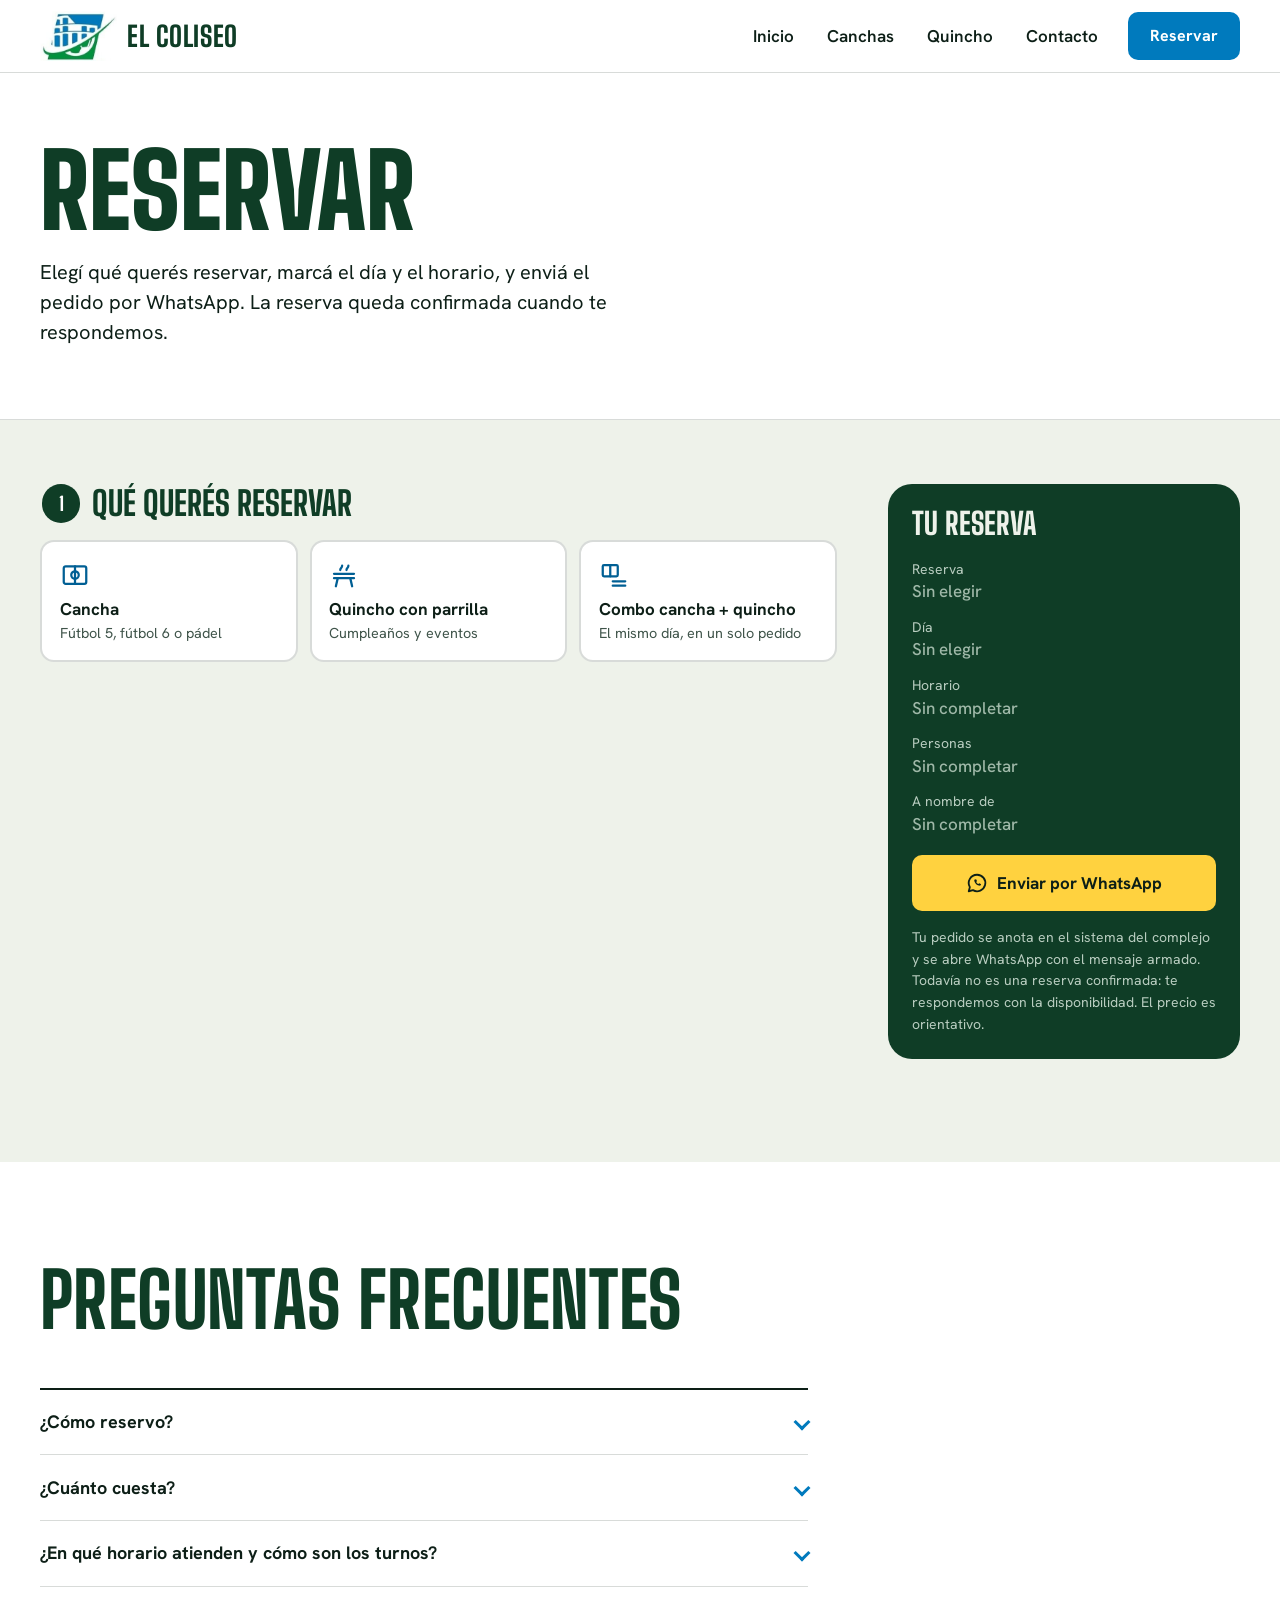
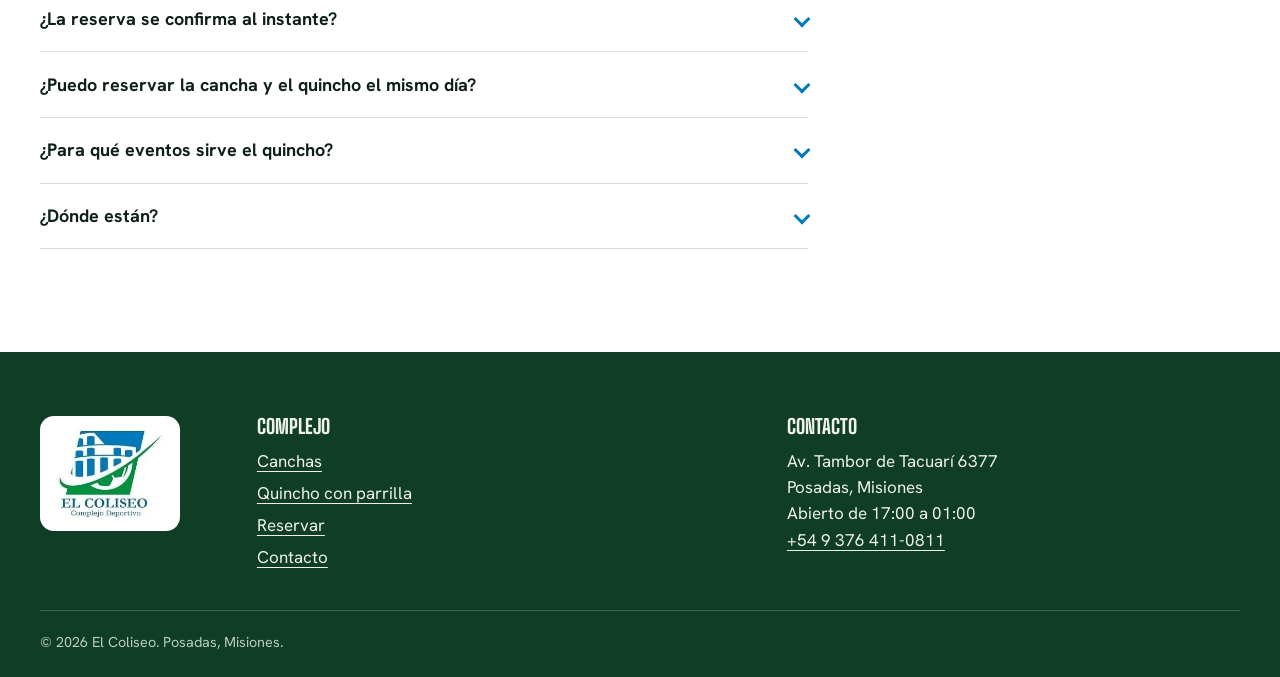
<file: reservar.html>
<!doctype html>
<html lang="es-AR">
<head>
  <meta charset="utf-8">
  <meta name="viewport" content="width=device-width, initial-scale=1">
  <title>Reservar cancha o quincho | El Coliseo, Posadas</title>
  <meta name="description" content="Reservá una cancha de fútbol 5, fútbol 6 o pádel, el quincho con parrilla o el combo cancha + quincho en El Coliseo, Posadas. Elegí día y horario y enviá el pedido por WhatsApp.">
  <meta name="theme-color" content="#007abd">
  <meta property="og:type" content="website">
  <meta property="og:locale" content="es_AR">
  <meta property="og:title" content="Reservar | El Coliseo">
  <meta property="og:description" content="Elegí cancha o quincho, día y horario. Enviá tu pedido por WhatsApp.">
  <meta property="og:image" content="assets/logo-completo.png">
  <link rel="icon" type="image/png" href="assets/favicon.png">
  <link rel="preconnect" href="https://fonts.googleapis.com">
  <link rel="preconnect" href="https://fonts.gstatic.com" crossorigin>
  <link href="https://fonts.googleapis.com/css2?family=Big+Shoulders+Display:wght@700;800;900&family=Hanken+Grotesk:wght@400;500;600;700;800&display=swap" rel="stylesheet">
  <link rel="stylesheet" href="styles.css">
</head>
<body data-page="reservar">
  <a class="skip" href="#contenido">Saltar al contenido</a>

  <header class="site-header">
    <div class="wrap bar">
      <a class="brand" href="index.html" aria-label="El Coliseo, inicio">
        <img class="brand-mark" src="assets/logo-icono.png" width="214" height="138" alt="">
        <span>El Coliseo</span>
      </a>
      <nav class="nav" id="nav" aria-label="Principal">
        <a href="index.html" data-nav="inicio">Inicio</a>
        <a href="canchas.html" data-nav="canchas">Canchas</a>
        <a href="quincho.html" data-nav="quincho">Quincho</a>
        <a href="contacto.html" data-nav="contacto">Contacto</a>
      </nav>
      <a class="btn btn-primary bar-cta" href="reservar.html" aria-current="page">Reservar</a>
      <button class="menu-toggle" type="button" aria-expanded="false" aria-controls="nav" aria-label="Abrir menú"><span></span></button>
    </div>
  </header>

  <main id="contenido">
    <section class="page-hero">
      <div class="wrap">
        <h1>Reservar</h1>
        <p class="lede">Elegí qué querés reservar, marcá el día y el horario, y enviá el pedido por WhatsApp. La reserva queda confirmada cuando te respondemos.</p>
      </div>
    </section>

    <section class="booking" aria-label="Formulario de reserva">
      <div class="wrap booking-layout">

        <form id="booking" class="wizard" novalidate>

          <fieldset class="step" id="step-type">
            <legend>Qué querés reservar</legend>
            <div class="choice-grid">
              <label class="choice">
                <input type="radio" name="type" value="cancha">
                <span class="choice-body">
                  <svg viewBox="0 0 24 24" aria-hidden="true"><rect x="3" y="5" width="18" height="14" rx="1.5"/><path d="M12 5v14"/><circle cx="12" cy="12" r="3"/></svg>
                  <strong>Cancha</strong>
                  <small>Fútbol 5, fútbol 6 o pádel</small>
                </span>
              </label>
              <label class="choice">
                <input type="radio" name="type" value="quincho">
                <span class="choice-body">
                  <svg viewBox="0 0 24 24" aria-hidden="true"><path d="M4 11h16M4 14.5h16"/><path d="M7 14.5 5.5 21M17 14.5l1.5 6.5"/><path d="M9 8c0-1.6 1.5-1.6 1.5-3.5M14 8c0-1.6 1.5-1.6 1.5-3.5"/></svg>
                  <strong>Quincho con parrilla</strong>
                  <small>Cumpleaños y eventos</small>
                </span>
              </label>
              <label class="choice">
                <input type="radio" name="type" value="combo">
                <span class="choice-body">
                  <svg viewBox="0 0 24 24" aria-hidden="true"><rect x="3" y="4" width="12" height="9" rx="1"/><path d="M9 4v9"/><path d="M11 17h10M11 20.5h10"/></svg>
                  <strong>Combo cancha + quincho</strong>
                  <small>El mismo día, en un solo pedido</small>
                </span>
              </label>
            </div>
          </fieldset>

          <fieldset class="step" id="step-court" data-for="cancha combo" hidden>
            <legend>Elegí la cancha</legend>
            <div class="seg" role="radiogroup" aria-label="Deporte">
              <label class="choice"><input type="radio" name="sport" value="f5"><span class="choice-body"><strong>Fútbol 5</strong></span></label>
              <label class="choice"><input type="radio" name="sport" value="f6"><span class="choice-body"><strong>Fútbol 6</strong></span></label>
              <label class="choice"><input type="radio" name="sport" value="padel"><span class="choice-body"><strong>Pádel</strong></span></label>
            </div>
            <figure class="plan-card">
              <svg id="plan" class="plan-svg" viewBox="-14 -12 668 544" role="group" aria-label="Plano del complejo con las 7 canchas"></svg>
            </figure>
            <p id="court-status" class="court-hint" aria-live="polite"></p>
          </fieldset>

          <fieldset class="step" id="step-event" data-for="quincho combo" hidden>
            <legend>Datos del quincho</legend>
            <div class="field">
              <label for="q-event">Tipo de evento</label>
              <select id="q-event" name="event">
                <option value="">Elegí una opción</option>
                <option>Cumpleaños</option>
                <option>Evento infantil</option>
                <option>Reunión de amigos o familia</option>
                <option>Otro</option>
              </select>
            </div>
          </fieldset>

          <fieldset class="step" id="step-date" data-for="cancha quincho combo" hidden>
            <legend>Elegí el día</legend>
            <div id="cal" class="cal"></div>
            <p class="cal-note">Los días pasados no se pueden elegir.</p>
          </fieldset>

          <fieldset class="step" id="step-time" data-for="cancha quincho combo" hidden>
            <legend>Elegí el horario</legend>
            <p class="hint">Abrimos de 17:00 a 01:00. Las reservas son por hora, en horas redondas.</p>
            <p id="busy-note" class="busy-note" aria-live="polite"></p>
            <div class="time-block" data-for="cancha combo">
              <h3 id="slots-title">Cancha: elegí un turno de una hora</h3>
              <div id="t-slots" class="slots" role="radiogroup" aria-labelledby="slots-title"></div>
              <p class="slots-note">El turno de 00:00 a 01:00 es el de la medianoche de ese día. Si querés más de una hora, contanos en los comentarios.</p>
            </div>
            <div class="time-block" data-for="quincho combo">
              <h3>Quincho: elegí desde y hasta qué hora</h3>
              <div class="field-row">
                <div class="field">
                  <label for="q-start">Desde</label>
                  <select id="q-start" name="qStart"></select>
                </div>
                <div class="field">
                  <label for="q-end">Hasta</label>
                  <select id="q-end" name="qEnd" disabled></select>
                </div>
              </div>
            </div>
          </fieldset>

          <fieldset class="step" id="step-contact" data-for="cancha quincho combo" hidden>
            <legend>Tus datos</legend>
            <div class="field">
              <label for="f-name">Tu nombre</label>
              <input id="f-name" name="name" type="text" autocomplete="name">
            </div>
            <div class="field" style="margin-top: 1rem">
              <label for="q-people">Cantidad de personas</label>
              <input id="q-people" name="people" type="number" min="1" inputmode="numeric">
            </div>
            <div class="field" style="margin-top: 1rem">
              <label for="f-notes">Comentarios <span class="opt">(opcional)</span></label>
              <textarea id="f-notes" name="notes"></textarea>
            </div>
          </fieldset>
        </form>

        <aside class="summary" aria-labelledby="sum-title">
          <h2 id="sum-title">Tu reserva</h2>
          <dl id="sum-list" class="sum-list"></dl>
          <div id="sum-error" class="sum-error" role="alert" hidden></div>
          <button id="send" class="btn btn-sun btn-lg" type="submit" form="booking">
            <svg class="ico" viewBox="0 0 24 24" aria-hidden="true"><path d="M12 3a9 9 0 0 0-7.8 13.5L3 21l4.6-1.2A9 9 0 1 0 12 3z" fill="none" stroke="currentColor" stroke-width="2" stroke-linejoin="round"/><path d="M9 8.5c0 3.5 3 6.5 6.5 6.5l1-1.6-2-1-1 .8c-1-.4-1.9-1.3-2.3-2.3l.8-1-1-2z" fill="currentColor"/></svg>
            Enviar por WhatsApp
          </button>
          <p id="sum-done" class="sum-done" aria-live="polite" hidden></p>
          <p class="sum-note">Tu pedido se anota en el sistema del complejo y se abre WhatsApp con el mensaje armado. Todavía no es una reserva confirmada: te respondemos con la disponibilidad. El precio es orientativo.</p>
        </aside>
      </div>
    </section>

    <section class="faq" aria-labelledby="faq-title">
      <div class="wrap">
        <div class="section-head">
          <h2 id="faq-title" class="section-title">Preguntas frecuentes</h2>
        </div>
        <div class="faq-list">
          <details>
            <summary>¿Cómo reservo?</summary>
            <p>Elegís cancha, quincho o combo, marcás el día y el horario, y enviás el pedido. Se abre WhatsApp con el mensaje ya escrito para que solo tengas que mandarlo.</p>
          </details>
          <details>
            <summary>¿Cuánto cuesta?</summary>
            <p>Las canchas de fútbol 5 y fútbol 6 cuestan $30.000 la hora sin luz y $35.000 con luz. El pádel cuesta $25.000 sin luz y $30.000 con luz. La luz se cobra desde las 19:00. El quincho se alquila a $100.000.</p>
          </details>
          <details>
            <summary>¿En qué horario atienden y cómo son los turnos?</summary>
            <p>Abrimos de 17:00 a 01:00. Los turnos son de una hora y empiezan en horas redondas: 17:00, 18:00, 19:00 y así hasta el turno de 00:00 a 01:00.</p>
          </details>
          <details>
            <summary>¿La reserva se confirma al instante?</summary>
            <p>No. El pedido llega por WhatsApp y queda confirmado cuando te respondemos con la disponibilidad.</p>
          </details>
          <details>
            <summary>¿Puedo reservar la cancha y el quincho el mismo día?</summary>
            <p>Sí. Elegí la opción combo y pedí las dos cosas en una sola solicitud.</p>
          </details>
          <details>
            <summary>¿Para qué eventos sirve el quincho?</summary>
            <p>Está pensado para cumpleaños y eventos infantiles, y también sirve para reuniones de amigos o familia. Si tenés otro tipo de evento, contanoslo en los comentarios.</p>
          </details>
          <details>
            <summary>¿Dónde están?</summary>
            <p>En Av. Tambor de Tacuarí 6377, Posadas, Misiones. <a href="contacto.html">Mirá el mapa</a>.</p>
          </details>
        </div>
      </div>
    </section>
  </main>

  <footer class="site-footer">
    <div class="wrap foot-grid">
      <p class="foot-brand"><img src="assets/logo-completo.png" width="218" height="188" alt="El Coliseo, complejo deportivo"></p>
      <div>
        <p class="foot-title">Complejo</p>
        <ul>
          <li><a href="canchas.html">Canchas</a></li>
          <li><a href="quincho.html">Quincho con parrilla</a></li>
          <li><a href="reservar.html">Reservar</a></li>
          <li><a href="contacto.html">Contacto</a></li>
        </ul>
      </div>
      <div>
        <p class="foot-title">Contacto</p>
        <address>Av. Tambor de Tacuarí 6377<br>Posadas, Misiones</address>
        <p>Abierto de 17:00 a 01:00</p>
        <p><a data-wa href="https://wa.me/5493764110811">+54 9 376 411-0811</a></p>
      </div>
    </div>
    <div class="wrap foot-base"><p>© 2026 El Coliseo. Posadas, Misiones.</p></div>
  </footer>

  <script src="js/common.js"></script>
  <script src="js/reservar.js"></script>
</body>
</html>
</file>
<file: styles.css>
/* ==========================================================================
   El Coliseo — estilos
   Marca: azul y verde del logo. Quincho: naranja brasa del banner.
   ========================================================================== */

:root {
  --chalk: #eef2ea;
  --paper: #f8faf5;
  --ink: #0d1f17;
  --ink-soft: #3f544a;
  --line: rgba(13, 31, 23, .16);

  --turf: #0f3d26;
  --turf-deep: #0a2e1d;
  --pitch: #00923d;
  --pitch-2: #007d34;
  --court-blue: #1f5f8b;

  --blue: #007abd;
  --blue-dark: #005f94;
  --blue-light: #3aa6e8;
  --blue-tint: #e6f3fa;

  --ember: #c4461a;
  --ember-dark: #8a2a0f;
  --ember-deep: #5f1b07;
  --amber: #f2a33a;

  --sun: #ffd23f;
  --glass: #9fe0ec;
  --error: #b3261e;

  --display: "Big Shoulders Display", "Arial Narrow", Impact, sans-serif;
  --text: "Hanken Grotesk", system-ui, -apple-system, "Segoe UI", sans-serif;

  --section: clamp(3.5rem, 8vw, 6.5rem);
}

*, *::before, *::after { box-sizing: border-box; }

html { scroll-behavior: smooth; scroll-padding-top: 96px; }

body {
  margin: 0;
  font-family: var(--text);
  font-size: 1.0625rem;
  line-height: 1.55;
  color: var(--ink);
  background: var(--chalk);
  -webkit-font-smoothing: antialiased;
}

[hidden] { display: none !important; }
h1, h2, h3, p, ol, ul, dl, dd, address, figure, fieldset { margin: 0; padding: 0; }
ul, ol { list-style: none; }
address { font-style: normal; }
a { color: inherit; }
img { max-width: 100%; }

:focus-visible { outline: 3px solid var(--turf); outline-offset: 3px; }

.wrap { width: min(1200px, 100% - 2rem); margin-inline: auto; }

.skip {
  position: absolute; left: 1rem; top: -4rem; z-index: 50;
  background: var(--ink); color: var(--chalk); padding: .6rem 1rem; border-radius: 8px;
}
.skip:focus { top: 1rem; }

/* ---------- Type ---------- */
.section-title {
  font: 800 clamp(2.5rem, 5vw + 1rem, 4.75rem)/.95 var(--display);
  text-transform: uppercase; letter-spacing: .005em; color: var(--turf);
}
.section-lede { margin-top: 1rem; max-width: 36rem; font-size: 1.1875rem; color: var(--ink-soft); }
.section-head { margin-bottom: clamp(2rem, 4vw, 3.25rem); }

/* ---------- Buttons ---------- */
.btn {
  display: inline-flex; align-items: center; justify-content: center; gap: .6rem;
  min-height: 48px; padding: .65rem 1.25rem;
  border: 2px solid transparent; border-radius: 10px;
  font: 700 1rem/1.2 var(--text); text-decoration: none; cursor: pointer;
  transition: background-color .15s, color .15s, border-color .15s;
}
.btn-lg { min-height: 56px; padding-inline: 1.5rem; font-size: 1.0625rem; }
.btn-primary { background: var(--blue); color: #fff; }
.btn-primary:hover { background: var(--blue-dark); }
.btn-ghost { border-color: var(--ink); color: var(--ink); background: transparent; }
.btn-ghost:hover { background: var(--ink); color: var(--chalk); }
.btn-light { background: #fff; color: var(--ink); }
.btn-light:hover { background: var(--chalk); }
.btn-outline-light { border-color: #fff; color: #fff; background: transparent; }
.btn-outline-light:hover { background: #fff; color: var(--ink); }
.btn-sun { background: var(--sun); color: var(--ink); }
.btn-sun:hover { background: #ffe07a; }
.btn:disabled { opacity: .55; cursor: not-allowed; }
.ico { width: 22px; height: 22px; flex: none; }

.on-dark :focus-visible, .plan-card :focus-visible, .site-footer :focus-visible, .summary :focus-visible,
.svc :focus-visible, .cta-band :focus-visible, .combo-band :focus-visible, .page-hero--ember :focus-visible {
  outline-color: var(--sun);
}

.text-link {
  font-weight: 700; text-underline-offset: 6px; text-decoration-thickness: 2px;
}
.text-link:hover { text-decoration-thickness: 4px; }

/* ---------- Header ---------- */
.site-header {
  position: sticky; top: 0; z-index: 30;
  background: #fff; border-bottom: 1px solid var(--line);
}
.bar { display: flex; align-items: center; gap: 1rem; min-height: 72px; }
.brand {
  display: inline-flex; align-items: center; gap: .6rem;
  font: 800 1.75rem/1 var(--display); text-transform: uppercase; letter-spacing: .02em;
  text-decoration: none; color: var(--turf); white-space: nowrap;
}
.brand-mark { display: block; height: 50px; width: auto; }

.nav { margin-left: auto; display: flex; gap: .25rem; }
.nav a {
  position: relative; padding: .6rem .9rem; border-radius: 8px;
  font-weight: 600; text-decoration: none;
}
.nav a:hover { background: var(--chalk); }
.nav a[aria-current="page"] { color: var(--blue-dark); }
.nav a[aria-current="page"]::after {
  content: ""; position: absolute; left: .9rem; right: .9rem; bottom: .2rem;
  height: 3px; border-radius: 2px; background: var(--blue);
}

.menu-toggle {
  display: none; width: 46px; height: 46px; padding: 0;
  background: transparent; border: 2px solid var(--line); border-radius: 10px; cursor: pointer;
  align-items: center; justify-content: center;
}
.menu-toggle span, .menu-toggle span::before, .menu-toggle span::after {
  display: block; width: 20px; height: 2px; background: var(--ink); border-radius: 2px;
  transition: transform .2s, background-color .2s;
}
.menu-toggle span { position: relative; }
.menu-toggle span::before, .menu-toggle span::after { content: ""; position: absolute; left: 0; }
.menu-toggle span::before { top: -6px; }
.menu-toggle span::after { top: 6px; }
.nav-open .menu-toggle span { background: transparent; }
.nav-open .menu-toggle span::before { top: 0; transform: rotate(45deg); }
.nav-open .menu-toggle span::after { top: 0; transform: rotate(-45deg); }

/* ---------- Hero (inicio) ---------- */
.hero { padding-block: clamp(1.5rem, 4vw, 3.5rem) clamp(2.5rem, 6vw, 5rem); }
.hero-grid {
  display: grid; grid-template-columns: minmax(0, 1fr) minmax(0, 1.12fr);
  gap: clamp(2rem, 4vw, 4rem); align-items: center;
}
.wordmark {
  font: 900 clamp(6.25rem, 8.5vw + 2rem, 10rem)/.82 var(--display);
  text-transform: uppercase; letter-spacing: -.005em; color: var(--turf);
}
.lede { margin-top: 1.75rem; max-width: 31rem; font-size: 1.25rem; line-height: 1.5; }
.actions { display: flex; flex-wrap: wrap; gap: .75rem; margin-top: 2rem; }
.addr { margin-top: 1.5rem; color: var(--ink-soft); font-weight: 500; }

/* ---------- Plan ---------- */
.plan-card {
  background: var(--turf); color: var(--chalk);
  border-radius: 28px; padding: clamp(1rem, 2.4vw, 1.75rem);
}
.plan-title { font: 700 1.25rem/1.2 var(--text); margin-bottom: .75rem; }
.plan-svg { display: block; width: 100%; height: auto; overflow: visible; }
.pista { fill: var(--turf-deep); stroke: var(--blue-light); stroke-width: 10; }

.court { cursor: pointer; outline: none; transition: opacity .2s; }
.court-hit { fill: transparent; }
.court-fill { fill: var(--pitch); transition: filter .15s; }
.court--f6 .court-fill { fill: var(--pitch-2); }
.court--padel .court-fill { fill: var(--court-blue); }
.court:hover .court-fill { filter: brightness(1.18); }
.court-ring { fill: none; stroke: var(--sun); stroke-width: 4; opacity: 0; transition: opacity .15s; }
.court[aria-pressed="true"] .court-ring { opacity: 1; }
.court:focus-visible .court-ring { opacity: 1; stroke-dasharray: 8 6; }
.court[aria-pressed="true"]:focus-visible .court-ring { stroke-dasharray: none; }
.court-label { font: 700 21px var(--text); fill: #dfeae2; transition: fill .15s; }
.court[aria-pressed="true"] .court-label { fill: var(--sun); }
.plan-svg[data-sport="f5"] .court:not(.court--f5),
.plan-svg[data-sport="f6"] .court:not(.court--f6),
.plan-svg[data-sport="padel"] .court:not(.court--padel) { opacity: .55; }

.lines > * { fill: none; stroke: #fff; stroke-width: 2.2; stroke-linecap: butt; stroke-linejoin: round; }
.lines .wall { stroke: var(--glass); stroke-width: 5; }
.lines .net { stroke-width: 4; }

/* One orchestrated moment: the pista and each court draw themselves on load */
.plan-svg .pista, .plan-svg .lines > * {
  stroke-dasharray: 1; stroke-dashoffset: 1;
  animation: draw 1.5s cubic-bezier(.6, .1, .2, 1) forwards;
}
.plan-svg .pista { animation-duration: 1.8s; }
.plan-svg .lines > * { animation-delay: calc(var(--i, 0) * 110ms + 500ms); }
.plan-svg.is-static .pista, .plan-svg.is-static .lines > * { animation: none; stroke-dashoffset: 0; }
@keyframes draw { to { stroke-dashoffset: 0; } }

.plan-foot {
  display: flex; align-items: center; justify-content: space-between; gap: 1rem; flex-wrap: wrap;
  margin-top: 1rem; min-height: 48px;
}
.plan-status { font-weight: 600; }
.plan-note { margin-top: .75rem; font-size: .875rem; color: #b9cdc0; }

/* ---------- Services (inicio) ---------- */
.services { background: #fff; padding-block: var(--section); }
.svc-grid { display: grid; grid-template-columns: repeat(12, minmax(0, 1fr)); gap: 1rem; }
.svc {
  position: relative; overflow: hidden; color: #fff;
  display: flex; flex-direction: column; gap: 1rem;
  border-radius: 28px; padding: clamp(1.5rem, 3vw, 2.5rem);
}
.svc--canchas { grid-column: span 7; background: var(--blue); }
.svc--quincho { grid-column: span 5; background: linear-gradient(160deg, var(--ember-dark) 0%, var(--ember) 100%); }
.svc--quincho::after {
  content: ""; position: absolute; right: -14%; bottom: -30%; width: 62%; aspect-ratio: 1;
  border-radius: 50%; background: rgba(255, 210, 63, .16); pointer-events: none;
}
.svc > * { position: relative; z-index: 1; }
.svc h3 { font: 800 clamp(2.25rem, 3.6vw, 3.5rem)/.95 var(--display); text-transform: uppercase; }
.svc p { max-width: 34rem; font-size: 1.125rem; }
.svc-counts { display: flex; flex-wrap: wrap; gap: 1.25rem 2.5rem; margin-top: .5rem; }
.svc-counts li { display: flex; align-items: baseline; gap: .6rem; }
.svc-counts strong { font: 900 clamp(3.5rem, 6vw, 5rem)/.8 var(--display); }
.svc-counts span { font-weight: 600; line-height: 1.2; }
.svc-actions { display: flex; flex-wrap: wrap; align-items: center; gap: .75rem 1.5rem; margin-top: auto; padding-top: 1rem; }

.combo-band {
  grid-column: 1 / -1; background: var(--turf); color: var(--chalk);
  display: flex; flex-wrap: wrap; align-items: center; justify-content: space-between; gap: 1.25rem 2rem;
  border-radius: 28px; padding: clamp(1.5rem, 3vw, 2.25rem) clamp(1.5rem, 3vw, 2.5rem);
}
.combo-tag {
  display: inline-block; background: var(--sun); color: var(--ink);
  font-weight: 800; font-size: .9rem; padding: .2rem .7rem; border-radius: 6px; margin-bottom: .6rem;
}
.combo-band h3 { font: 800 clamp(1.75rem, 3vw, 2.5rem)/1 var(--display); text-transform: uppercase; }
.combo-band p { margin-top: .4rem; max-width: 34rem; color: #cfe0d5; }

.sr-only {
  position: absolute; width: 1px; height: 1px; margin: -1px; padding: 0; overflow: hidden;
  clip: rect(0, 0, 0, 0); white-space: nowrap; border: 0;
}
.svc-price { font-weight: 800; font-size: 1.25rem; }

/* ---------- Precios y horarios (inicio) ---------- */
.prices { background: var(--chalk); padding-block: var(--section); }
.prices-grid {
  display: grid; grid-template-columns: minmax(0, .9fr) minmax(0, 1.1fr);
  gap: clamp(2rem, 5vw, 4rem); align-items: center;
}
.price-table { width: 100%; border-collapse: collapse; background: #fff; border: 2px solid var(--ink); border-radius: 18px; overflow: hidden; }
.price-table th, .price-table td { padding: 1rem 1.1rem; text-align: left; border-bottom: 1px solid var(--line); }
.price-table thead th { background: var(--turf); color: #fff; font-weight: 700; border-bottom: 0; }
.price-table tbody th { font-weight: 700; }
.price-table td { font: 800 1.5rem/1 var(--display); color: var(--turf); }
.price-table tbody tr:last-child th, .price-table tbody tr:last-child td { border-bottom: 0; }
.price-table td[colspan] { text-align: left; }

/* ---------- Cantina (inicio) ---------- */
.cantina { background: var(--turf); color: var(--chalk); padding-block: clamp(2.5rem, 6vw, 4.5rem); }
.cantina-inner { display: flex; flex-wrap: wrap; align-items: center; justify-content: space-between; gap: 1.5rem 3rem; }
.cantina .section-title { color: #fff; }
.cantina .section-lede { color: #cfe0d5; }
.cantina-list { display: flex; flex-wrap: wrap; gap: .75rem; }
.cantina-list li {
  padding: .6rem 1.4rem; border: 2px solid var(--sun); border-radius: 999px;
  font: 800 clamp(1.5rem, 3vw, 2rem)/1 var(--display); text-transform: uppercase; color: var(--sun);
}

/* ---------- How it works (inicio) ---------- */
.how { padding-block: var(--section); }
.how-steps { display: grid; grid-template-columns: repeat(4, minmax(0, 1fr)); gap: 1.5rem; counter-reset: how; }
.how-steps li { counter-increment: how; border-top: 3px solid var(--ink); padding-top: 1rem; }
.how-steps li::before {
  content: counter(how); display: block; margin-bottom: .5rem;
  font: 900 3.5rem/1 var(--display); color: var(--blue);
}
.how-steps strong { display: block; font-size: 1.1875rem; line-height: 1.25; }
.how-steps p { margin-top: .4rem; color: var(--ink-soft); }

/* ---------- CTA band ---------- */
.cta-band { background: var(--blue); color: #fff; padding-block: clamp(2.5rem, 6vw, 4rem); }
.cta-inner { display: flex; flex-wrap: wrap; align-items: center; justify-content: space-between; gap: 1.5rem 2.5rem; }
.cta-band h2 { font: 800 clamp(2rem, 4vw, 3.25rem)/1 var(--display); text-transform: uppercase; max-width: 22ch; }
.cta-actions { display: flex; flex-wrap: wrap; gap: .75rem; }

/* ---------- Inner page hero ---------- */
.page-hero { background: #fff; border-bottom: 1px solid var(--line); padding-block: clamp(2.5rem, 6vw, 4.5rem); }
.page-hero h1 {
  font: 900 clamp(3.5rem, 8vw, 6.5rem)/.9 var(--display); text-transform: uppercase; color: var(--turf);
}
.page-hero .lede { margin-top: 1.25rem; max-width: 36rem; }

.page-hero--ember {
  position: relative; overflow: hidden; border: 0; color: #fff;
  background: linear-gradient(135deg, var(--ember-dark) 0%, var(--ember) 100%);
  padding-block: clamp(3rem, 7vw, 5.5rem);
}
.page-hero--ember::after {
  content: ""; position: absolute; right: -8%; bottom: -45%; width: min(52%, 640px); aspect-ratio: 1;
  border-radius: 50%; background: rgba(255, 210, 63, .16); pointer-events: none;
}
.page-hero--ember .wrap { position: relative; z-index: 1; }
.page-hero--ember h1 { color: #fff; max-width: 12ch; }
.page-hero--ember .lede { color: #fff; }
.chip-sun {
  display: inline-block; margin-bottom: 1.25rem;
  background: var(--sun); color: var(--ink); font-weight: 800; font-size: .95rem;
  padding: .3rem .85rem; border-radius: 6px;
}

/* ---------- Canchas page ---------- */
.sports { background: var(--chalk); padding-block: var(--section); }
.sport {
  display: grid; grid-template-columns: minmax(0, 1.1fr) minmax(0, .9fr);
  gap: clamp(1.5rem, 4vw, 4rem); align-items: center;
  padding-block: clamp(2rem, 4vw, 3.5rem); border-top: 2px solid var(--ink);
}
.sport:last-child { border-bottom: 2px solid var(--ink); }
.sport-count { font: 900 clamp(5rem, 9vw, 8rem)/.8 var(--display); color: var(--blue); }
.sport h2 { margin-top: .5rem; font: 800 clamp(2rem, 3.4vw, 3rem)/1 var(--display); text-transform: uppercase; color: var(--turf); }
.sport-desc { margin-top: .75rem; max-width: 32rem; font-size: 1.125rem; }
.specs { margin-top: 1.25rem; max-width: 32rem; border-top: 1px solid var(--line); }
.specs div { display: flex; justify-content: space-between; gap: 1rem; padding: .6rem 0; border-bottom: 1px solid var(--line); }
.specs dt { color: var(--ink-soft); }
.specs dd { font-weight: 700; text-align: right; }
.sport .btn { margin-top: 1.5rem; }
.sport-art { background: var(--turf); border-radius: 24px; padding: clamp(1.25rem, 3vw, 2rem); display: grid; place-items: center; }
.court-art { width: min(100%, 210px); height: auto; overflow: visible; }
.court-art .court-fill { fill: var(--pitch); }
.court-art[data-icon="f6"] .court-fill { fill: var(--pitch-2); }
.court-art[data-icon="padel"] .court-fill { fill: var(--court-blue); }

/* ---------- Quincho page ---------- */
.features { background: #fff; padding-block: var(--section); }
.feature-grid { display: grid; grid-template-columns: repeat(3, minmax(0, 1fr)); border-top: 2px solid var(--ink); }
.feature { padding: 1.75rem 1.5rem 1.75rem 0; border-bottom: 1px solid var(--line); }
.feature:nth-child(3n + 2), .feature:nth-child(3n) { padding-left: 1.5rem; border-left: 1px solid var(--line); }
.feature svg { width: 40px; height: 40px; color: var(--ember); fill: none; stroke: currentColor; stroke-width: 1.7; stroke-linecap: round; stroke-linejoin: round; }
.feature h3 { margin-top: 1rem; font: 800 1.75rem/1 var(--display); text-transform: uppercase; color: var(--ink); }
.feature p { margin-top: .5rem; color: var(--ink-soft); max-width: 22rem; }

.quincho-combo { background: var(--ember-dark); color: #fff; padding-block: var(--section); }
.quincho-combo .wrap { display: grid; grid-template-columns: minmax(0, 1fr) auto; gap: 2rem; align-items: center; }
.quincho-combo h2 { font: 800 clamp(2.25rem, 5vw, 4rem)/.95 var(--display); text-transform: uppercase; }
.quincho-combo p { margin-top: 1rem; max-width: 36rem; font-size: 1.1875rem; }

/* ---------- Booking ---------- */
.booking { padding-block: clamp(2rem, 5vw, 4rem) var(--section); }
.booking-layout {
  display: grid; grid-template-columns: minmax(0, 1fr) 22rem; gap: clamp(2rem, 4vw, 3.5rem); align-items: start;
}
.wizard { display: grid; gap: 2.75rem; counter-reset: step; }
.step { border: 0; min-width: 0; }
.step:not([hidden]) { counter-increment: step; }
.step legend {
  display: flex; align-items: center; gap: .75rem; width: 100%; margin-bottom: 1.1rem;
  font: 800 clamp(1.6rem, 3vw, 2.1rem)/1 var(--display); text-transform: uppercase; color: var(--turf);
}
.step legend::before {
  content: counter(step); flex: none; display: grid; place-items: center;
  width: 2.4rem; height: 2.4rem; border-radius: 50%; background: var(--turf); color: #fff;
  font: 800 1.2rem/1 var(--display);
}
.hint { margin-bottom: 1rem; color: var(--ink-soft); }

.choice-grid, .seg { display: grid; gap: .75rem; }
.choice-grid { grid-template-columns: repeat(3, minmax(0, 1fr)); }
.seg { grid-template-columns: repeat(3, minmax(0, 1fr)); margin-bottom: 1rem; }
.choice { position: relative; display: block; }
.choice input { position: absolute; inset: 0; width: 100%; height: 100%; margin: 0; opacity: 0; cursor: pointer; }
.choice-body {
  display: flex; flex-direction: column; gap: .25rem; height: 100%;
  padding: 1.1rem; background: #fff; border: 2px solid var(--line); border-radius: 14px;
  transition: border-color .15s, background-color .15s;
}
.choice-body svg { width: 30px; height: 30px; margin-bottom: .35rem; fill: none; stroke: currentColor; stroke-width: 1.8; stroke-linecap: round; stroke-linejoin: round; color: var(--blue-dark); }
.choice-body strong { font-size: 1.0625rem; line-height: 1.2; }
.choice-body small { color: var(--ink-soft); font-size: .9rem; line-height: 1.3; }
.choice:hover .choice-body { border-color: rgba(13, 31, 23, .45); }
.choice input:checked + .choice-body { border-color: var(--blue); background: var(--blue-tint); box-shadow: inset 0 0 0 1px var(--blue); }
.choice input:focus-visible + .choice-body { outline: 3px solid var(--turf); outline-offset: 2px; }
.seg .choice-body { padding: .8rem 1rem; align-items: center; justify-content: center; text-align: center; }

.booking .plan-card { margin-top: .25rem; }
.court-hint { margin-top: .6rem; color: var(--ink-soft); font-size: .95rem; }

.field-row { display: grid; grid-template-columns: repeat(2, minmax(0, 1fr)); gap: 1rem; }
.field { display: flex; flex-direction: column; gap: .4rem; min-width: 0; }
.field-wide { grid-column: 1 / -1; }
.field label { font-weight: 700; font-size: .95rem; }
.field .opt { font-weight: 500; color: var(--ink-soft); }
.field select, .field input, .field textarea {
  width: 100%; min-height: 52px; padding: .6rem .85rem;
  font: 500 1rem var(--text); color: var(--ink);
  background: #fff; border: 2px solid rgba(13, 31, 23, .5); border-radius: 8px;
}
.field textarea { min-height: 96px; resize: vertical; }
.field select:focus, .field input:focus, .field textarea:focus {
  border-color: var(--turf); outline: 3px solid rgba(15, 61, 38, .25); outline-offset: 0;
}
.field [aria-invalid="true"] { border-color: var(--error); }
.time-block { display: grid; gap: 1rem; }
.time-block + .time-block { margin-top: 1.25rem; }
.time-block h3 { font-weight: 700; font-size: 1.0625rem; }

/* Hourly turns */
.slots { display: grid; grid-template-columns: repeat(auto-fill, minmax(104px, 1fr)); gap: .6rem; }
.slot { position: relative; display: block; }
.slot input { position: absolute; inset: 0; width: 100%; height: 100%; margin: 0; opacity: 0; cursor: pointer; }
.slot span {
  display: flex; flex-direction: column; align-items: center; gap: .1rem;
  padding: .7rem .5rem; background: #fff; border: 2px solid var(--line); border-radius: 12px;
  transition: border-color .15s, background-color .15s;
}
.slot strong { font-size: 1.125rem; line-height: 1.1; }
.slot small { color: var(--ink-soft); font-size: .85rem; }
.slot:hover input:not(:disabled) + span { border-color: rgba(13, 31, 23, .45); }
.slot input:checked + span { border-color: var(--blue); background: var(--blue-tint); box-shadow: inset 0 0 0 1px var(--blue); }
.slot input:focus-visible + span { outline: 3px solid var(--turf); outline-offset: 2px; }
.slot input:disabled { cursor: not-allowed; }
.slot input:disabled + span { opacity: .45; background: transparent; }
.slot input:disabled + span strong { text-decoration: line-through; }
.busy-note { margin-bottom: .75rem; color: var(--ink-soft); font-weight: 600; }
.busy-note:empty { display: none; }
.slot input:disabled + span small { font-weight: 700; }
.slots-note { margin-top: .75rem; color: var(--ink-soft); font-size: .95rem; max-width: 36rem; }

/* Calendar */
.cal { max-width: 27rem; background: #fff; border: 2px solid var(--ink); border-radius: 18px; padding: 1rem; }
.cal-head { display: flex; align-items: center; justify-content: space-between; gap: .5rem; margin-bottom: .75rem; }
.cal-title { font-weight: 800; font-size: 1.125rem; }
.cal-title::first-letter { text-transform: uppercase; }
.cal-nav {
  width: 44px; height: 44px; display: grid; place-items: center;
  background: #fff; border: 2px solid var(--line); border-radius: 10px; cursor: pointer; color: var(--ink);
}
.cal-nav:hover:not(:disabled) { background: var(--chalk); }
.cal-nav:disabled { opacity: .35; cursor: not-allowed; }
.cal-nav svg { width: 18px; height: 18px; fill: none; stroke: currentColor; stroke-width: 2.5; stroke-linecap: round; stroke-linejoin: round; }
.cal-grid { display: grid; grid-template-columns: repeat(7, minmax(0, 1fr)); gap: 4px; }
.cal-dow { text-align: center; font-size: .8rem; font-weight: 700; color: var(--ink-soft); padding-block: .3rem; }
.cal-day {
  aspect-ratio: 1; min-height: 40px; padding: 0;
  background: transparent; border: 0; border-radius: 10px;
  font: 600 1rem var(--text); color: var(--ink); cursor: pointer;
}
.cal-day:hover:not(:disabled) { background: var(--chalk); }
.cal-day:disabled { color: #a7b2ab; cursor: not-allowed; }
.cal-day.is-today { box-shadow: inset 0 0 0 2px var(--blue); }
.cal-day[aria-pressed="true"] { background: var(--blue); color: #fff; }
.cal-note { margin-top: .75rem; font-size: .9rem; color: var(--ink-soft); }

/* Summary */
.summary {
  position: sticky; top: 96px;
  background: var(--turf); color: var(--chalk); border-radius: 24px; padding: 1.5rem;
}
.summary h2 { font: 800 1.9rem/1 var(--display); text-transform: uppercase; }
.sum-list { display: grid; gap: .9rem; margin-block: 1.25rem; }
.sum-list dt { font-size: .875rem; color: #b9cdc0; }
.sum-list dd { font-weight: 700; line-height: 1.3; }
.sum-list dd.is-empty { font-weight: 500; color: #9fb8a8; }
.summary .btn { width: 100%; }
.sum-error {
  margin-bottom: 1rem; padding: .85rem 1rem; border-radius: 10px;
  background: rgba(255, 210, 63, .14); border: 1px solid var(--sun);
}
.sum-error p { font-weight: 700; }
.sum-error ul { margin-top: .35rem; padding-left: 1.1rem; list-style: disc; }
.sum-done { margin-top: 1rem; font-size: .95rem; color: #cfe0d5; }
.sum-done a { color: #fff; font-weight: 700; text-underline-offset: 4px; }
.sum-note { margin-top: 1rem; font-size: .875rem; color: #b9cdc0; }

/* FAQ */
.faq { background: #fff; padding-block: var(--section); }
.faq-list { max-width: 48rem; border-top: 2px solid var(--ink); }
.faq details { border-bottom: 1px solid var(--line); }
.faq summary {
  display: flex; align-items: center; justify-content: space-between; gap: 1rem;
  padding: 1.15rem 0; font-weight: 700; font-size: 1.125rem; cursor: pointer; list-style: none;
}
.faq summary::-webkit-details-marker { display: none; }
.faq summary::after {
  content: ""; flex: none; width: 12px; height: 12px;
  border-right: 3px solid var(--blue); border-bottom: 3px solid var(--blue);
  transform: rotate(45deg); transition: transform .2s;
}
.faq details[open] summary::after { transform: rotate(-135deg); }
.faq details p { padding: 0 2rem 1.25rem 0; color: var(--ink-soft); max-width: 40rem; }

/* ---------- Contact ---------- */
.contact { padding-block: var(--section); }
.contact-grid {
  display: grid; grid-template-columns: minmax(0, .9fr) minmax(0, 1.1fr);
  gap: clamp(2rem, 5vw, 4rem); align-items: start;
}
.info-list { border-top: 2px solid var(--ink); }
.info-item { padding: 1.4rem 0; border-bottom: 1px solid var(--line); }
.info-item h2 { font: 800 1.5rem/1 var(--display); text-transform: uppercase; color: var(--turf); }
.info-item p, .info-item address { margin-top: .5rem; font-size: 1.1875rem; font-weight: 500; }
.info-item .btn { margin-top: 1rem; }
.map { border-radius: 20px; overflow: hidden; background: #d3dccd; border: 2px solid var(--ink); }
.map iframe { display: block; width: 100%; height: 480px; border: 0; }

/* ---------- Footer ---------- */
.site-footer { background: var(--turf); color: var(--chalk); padding-block: clamp(2.5rem, 5vw, 4rem) 1.5rem; }
.foot-grid { display: grid; grid-template-columns: auto 1fr 1fr; gap: 2rem clamp(2rem, 6vw, 5rem); align-items: start; }
.foot-brand { background: #fff; border-radius: 14px; padding: .6rem .9rem; line-height: 0; }
.foot-brand img { display: block; height: 96px; width: auto; }
.foot-title { font: 800 1.25rem/1 var(--display); text-transform: uppercase; margin-bottom: .75rem; }
.site-footer li + li { margin-top: .35rem; }
.site-footer a { text-underline-offset: 4px; }
.foot-base { margin-top: 2.5rem; padding-top: 1.25rem; border-top: 1px solid rgba(238, 242, 234, .2); font-size: .9rem; color: #b9cdc0; }

/* ---------- Responsive ---------- */
@media (max-width: 960px) {
  .hero-grid, .contact-grid, .booking-layout, .sport, .quincho-combo .wrap, .prices-grid { grid-template-columns: minmax(0, 1fr); }
  .svc--canchas, .svc--quincho { grid-column: 1 / -1; }
  .how-steps { grid-template-columns: repeat(2, minmax(0, 1fr)); }
  .feature-grid { grid-template-columns: repeat(2, minmax(0, 1fr)); }
  .feature:nth-child(3n + 2), .feature:nth-child(3n) { padding-left: 0; border-left: 0; }
  .feature:nth-child(2n) { padding-left: 1.5rem; border-left: 1px solid var(--line); }
  .summary { position: static; }
  .sport-art { order: -1; }
  .foot-grid { grid-template-columns: minmax(0, 1fr) minmax(0, 1fr); }
  .foot-brand { grid-column: 1 / -1; justify-self: start; }
}

@media (max-width: 860px) {
  .menu-toggle { display: inline-flex; }
  .bar-cta { margin-left: auto; }
  .nav {
    display: none; position: absolute; top: 100%; left: 0; right: 0; margin: 0;
    flex-direction: column; gap: 0; padding: .5rem 1rem 1rem;
    background: #fff; border-bottom: 1px solid var(--line); box-shadow: 0 12px 24px rgba(13, 31, 23, .08);
  }
  .nav-open .nav { display: flex; }
  .nav a { padding: .9rem .5rem; font-size: 1.125rem; border-bottom: 1px solid var(--line); border-radius: 0; }
  .nav a[aria-current="page"]::after { display: none; }
  .nav a[aria-current="page"] { box-shadow: inset 4px 0 0 var(--blue); padding-left: 1rem; }
}

@media (max-width: 600px) {
  .choice-grid, .seg { grid-template-columns: minmax(0, 1fr); }
  .field-row { grid-template-columns: minmax(0, 1fr); }
  .how-steps, .feature-grid { grid-template-columns: minmax(0, 1fr); }
  .feature:nth-child(n) { padding-left: 0; border-left: 0; }
  .map iframe { height: 340px; }
  .foot-grid { grid-template-columns: minmax(0, 1fr); }
}

@media (max-width: 460px) {
  .brand { font-size: 1.35rem; gap: .4rem; }
  .brand-mark { height: 38px; }
  .bar { gap: .6rem; }
  .bar-cta { padding-inline: .9rem; }
}
@media (max-width: 400px) {
  .brand span { display: none; }
}

@media (prefers-reduced-motion: reduce) {
  html { scroll-behavior: auto; }
  .plan-svg .pista, .plan-svg .lines > * { animation: none; stroke-dashoffset: 0; }
  * { transition: none !important; }
}
</file>
